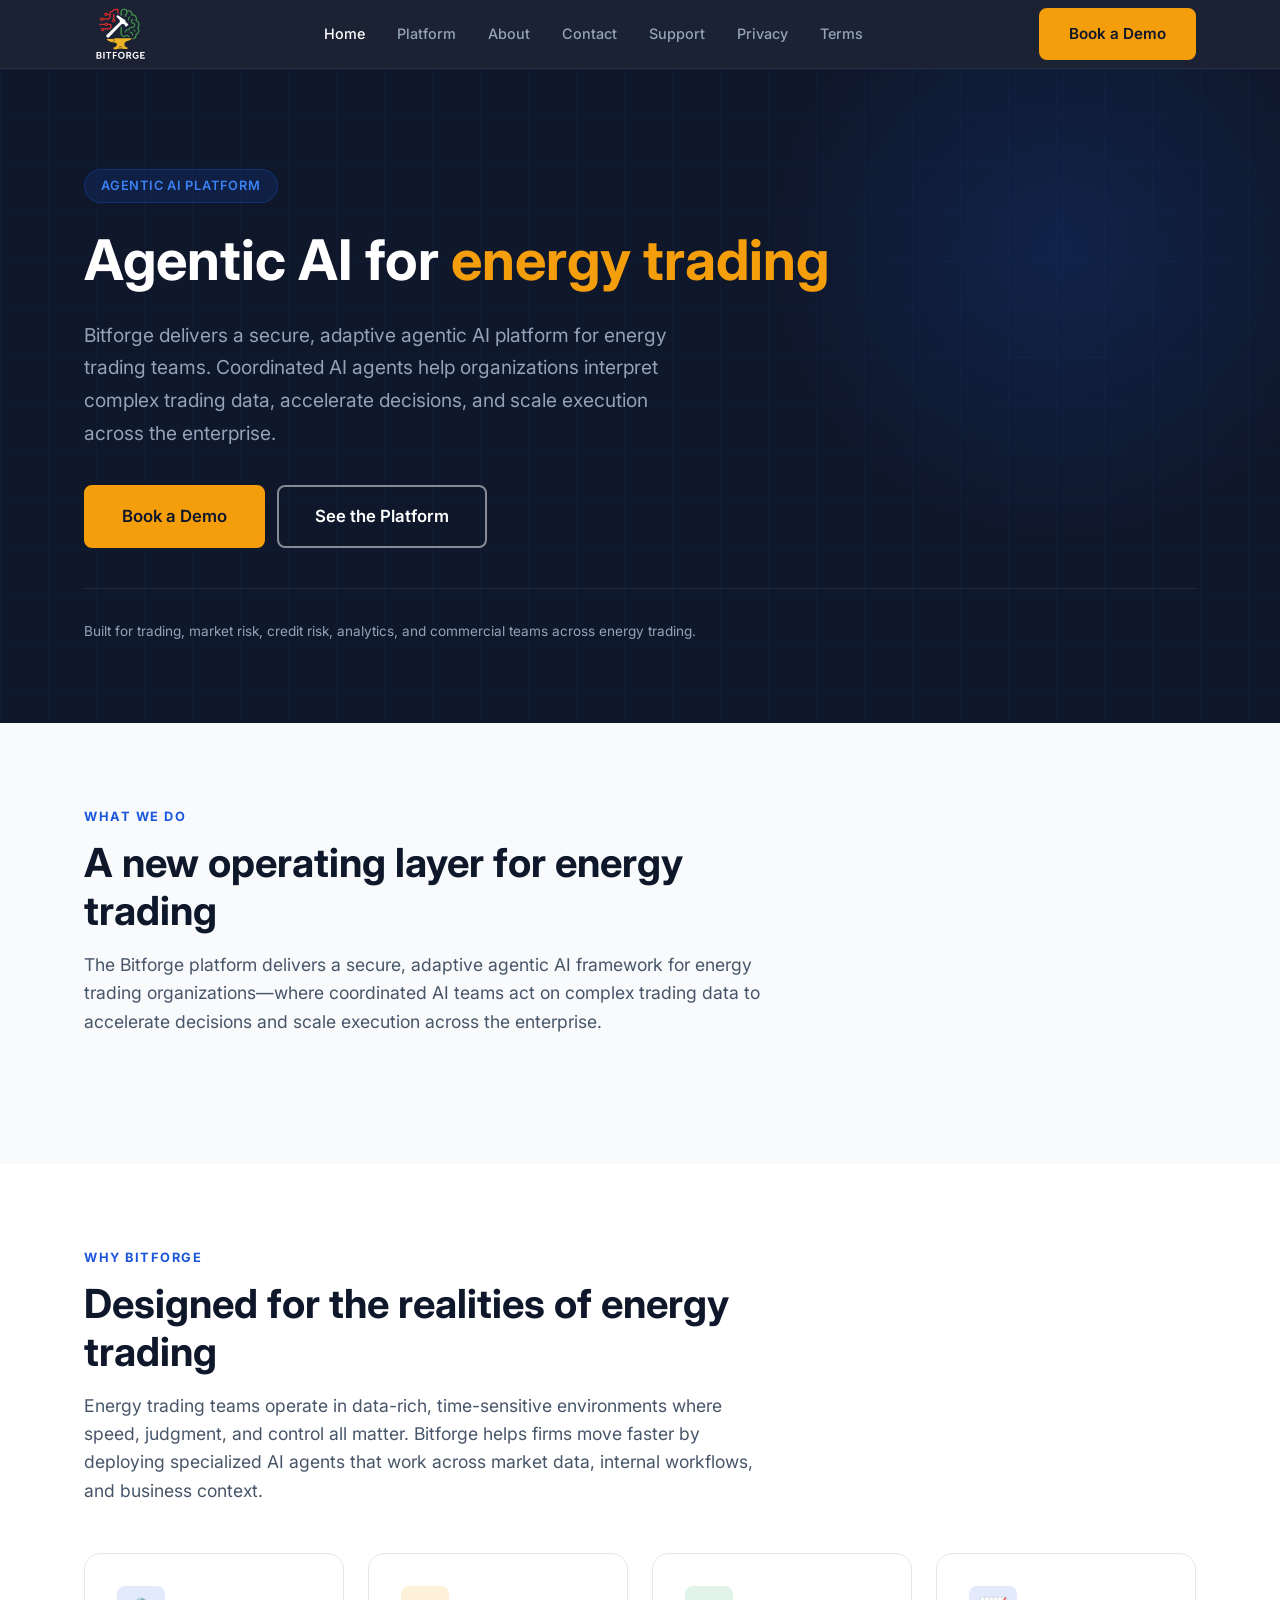
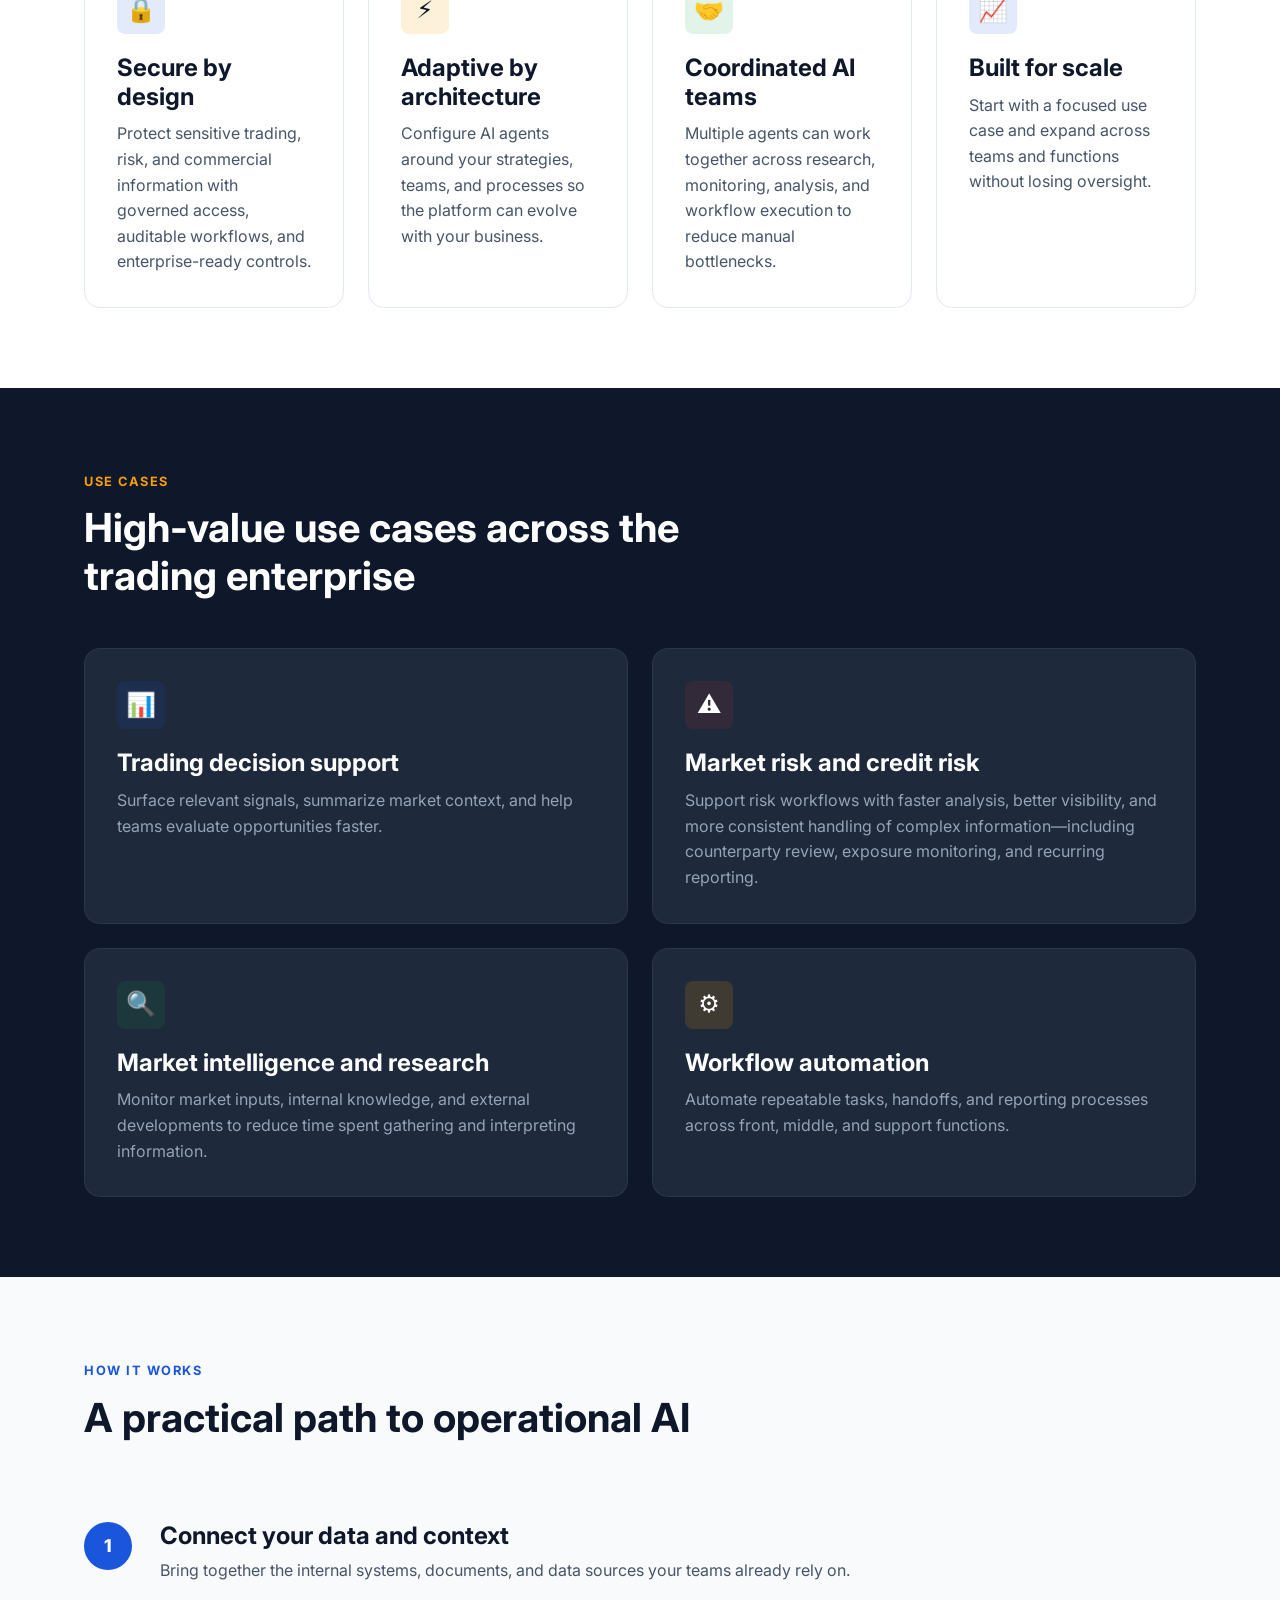
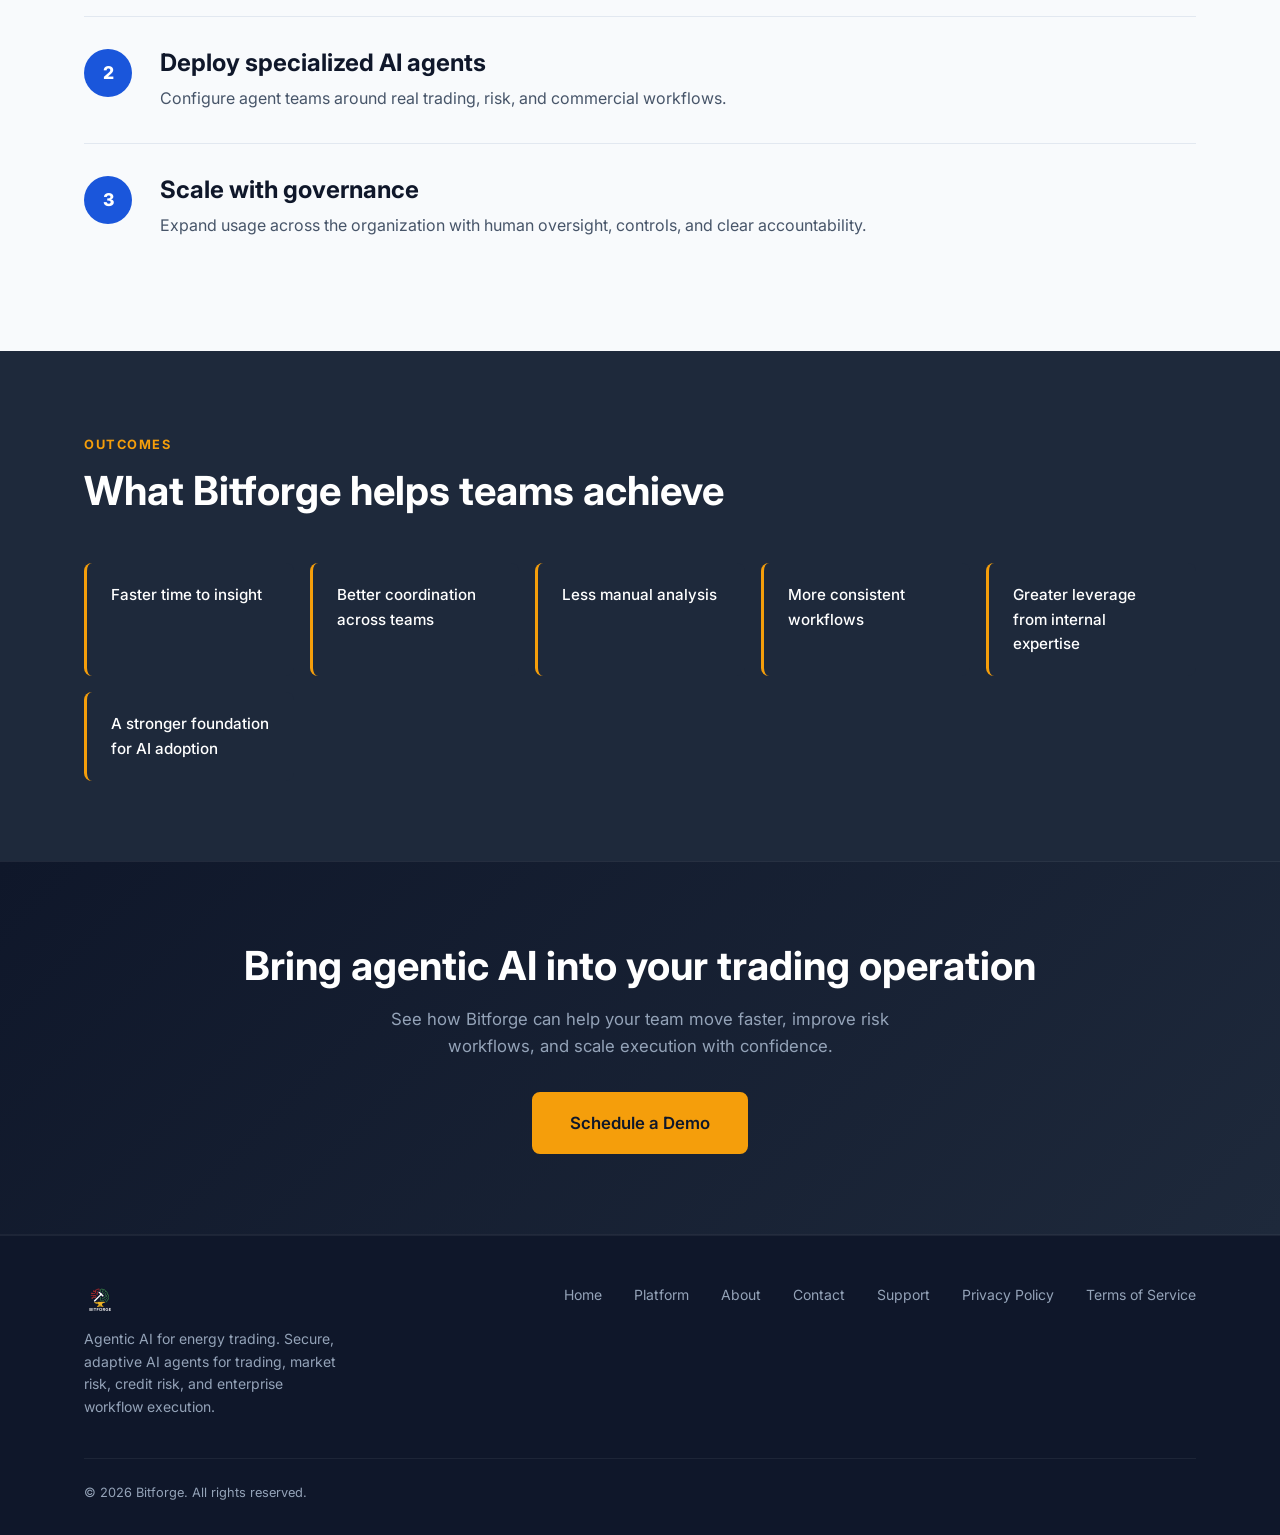
<file: index.html>
<!DOCTYPE html>
<html lang="en">
<head>
  <meta charset="UTF-8" />
  <meta name="viewport" content="width=device-width, initial-scale=1.0" />
  <title>Bitforge — Agentic AI for Energy Trading</title>
  <meta name="description" content="Bitforge delivers a secure, adaptive agentic AI platform for energy trading teams. Coordinated AI agents to accelerate decisions and scale execution." />
  <link rel="icon" type="image/png" href="assets/bitforgelogo.png" />
  <link rel="preconnect" href="https://fonts.googleapis.com" />
  <link rel="preconnect" href="https://fonts.gstatic.com" crossorigin />
  <link href="https://fonts.googleapis.com/css2?family=Inter:wght@400;500;600;700;800&display=swap" rel="stylesheet" />
  <link rel="stylesheet" href="css/styles.css" />
  <!-- Azure Application Insights -->
  <script type="text/javascript">
  !(function(cfg){function e(){cfg.onInit&&cfg.onInit(n)}var x,w,D,t,E,d,I=window,v=document,T="script",u="ingestionendpoint",c="disableExceptionTracking",f=cfg.src||"https://js.monitor.azure.com/scripts/b/ai.2.min.js";if(I.skipAIData=!0,!cfg.name){var a=I.appInsights||I.applicationInsights;if(a)return a}window[(cfg.name="appInsightsSDK")]="appInsights";var n=window[window.appInsightsSDK]||{};if(n&&!n.initialize){var p=n.config||{};p.connectionString=cfg.connectionString||p.connectionString}(!n||!n.initialize)&&(n={cfg:cfg,queue:[],sv:"6",version:2,config:cfg.cfg,initialize:!0,_onerror:[],fn:n.fn||{},onInit:null,onAfterInit:null},d=v.createElement(T),x=v.getElementsByTagName(T),d.async=1,d.src=f,x[0].parentNode.insertBefore(d,x[0]),n._track=function(e){n.queue.push(e)},window.appInsights=n,n.queue=[]),[" Event","Metric","DependencyData","PageView","Exception","Trace"].forEach(function(e){n["track"+e]=function(){n.queue.push([e,arguments])}}),["flush","addTelemetryInitializer","setAuthenticatedUserContext","clearAuthenticatedUserContext"].forEach(function(e){n[e]=function(){n.queue.push([e,arguments])}}),e()}({
    connectionString:"InstrumentationKey=758a205a-1f6e-4ffa-86d2-5860e098ecbf;IngestionEndpoint=https://eastus2-3.in.applicationinsights.azure.com/;LiveEndpoint=https://eastus2.livediagnostics.monitor.azure.com/;ApplicationId=5a18a78f-4966-4bd2-a1e3-d0a86cf0fdaa"
  }));
  </script>
</head>
<body>

  <!-- ===== NAV ===== -->
  <nav class="nav" role="navigation" aria-label="Main navigation">
    <div class="container nav-inner">
      <a href="index.html" class="nav-logo" aria-label="Bitforge home">
        <img src="assets/bitforgelogo.png" alt="Bitforge logo" />
      </a>
      <ul class="nav-links" role="list">
        <li><a href="index.html">Home</a></li>
        <li><a href="platform.html">Platform</a></li>
        <li><a href="about.html">About</a></li>
        <li><a href="contact.html">Contact</a></li>
        <li><a href="support.html">Support</a></li>
        <li><a href="privacy.html">Privacy</a></li>
        <li><a href="terms.html">Terms</a></li>
      </ul>
      <a href="contact.html" class="btn btn-gold nav-cta">Book a Demo</a>
      <button class="nav-toggle" id="navToggle" aria-label="Toggle menu" aria-expanded="false">
        <span></span><span></span><span></span>
      </button>
    </div>
    <div class="nav-mobile" id="navMobile" role="list">
      <a href="index.html">Home</a>
      <a href="platform.html">Platform</a>
      <a href="about.html">About</a>
      <a href="contact.html">Contact</a>
      <a href="support.html">Support</a>
      <a href="privacy.html">Privacy</a>
      <a href="terms.html">Terms</a>
      <a href="contact.html" class="btn btn-gold">Book a Demo</a>
    </div>
  </nav>

  <!-- ===== HERO ===== -->
  <section class="hero">
    <div class="container">
      <div class="hero-eyebrow">Agentic AI Platform</div>
      <h1>Agentic AI for <span class="accent">energy trading</span></h1>
      <p class="hero-sub">
        Bitforge delivers a secure, adaptive agentic AI platform for energy trading teams. Coordinated AI agents help organizations interpret complex trading data, accelerate decisions, and scale execution across the enterprise.
      </p>
      <div class="btn-group">
        <a href="contact.html" class="btn btn-gold btn-lg">Book a Demo</a>
        <a href="platform.html" class="btn btn-outline btn-lg">See the Platform</a>
      </div>
      <p class="hero-support">
        Built for trading, market risk, credit risk, analytics, and commercial teams across energy trading.
      </p>
    </div>
  </section>

  <!-- ===== POSITIONING ===== -->
  <section class="section-light">
    <div class="container">
      <div class="section-header">
        <span class="section-label">What we do</span>
        <h2>A new operating layer for energy trading</h2>
        <p>
          The Bitforge platform delivers a secure, adaptive agentic AI framework for energy trading organizations—where coordinated AI teams act on complex trading data to accelerate decisions and scale execution across the enterprise.
        </p>
      </div>
    </div>
  </section>

  <!-- ===== WHY BITFORGE ===== -->
  <section>
    <div class="container">
      <div class="section-header">
        <span class="section-label">Why Bitforge</span>
        <h2>Designed for the realities of energy trading</h2>
        <p>
          Energy trading teams operate in data-rich, time-sensitive environments where speed, judgment, and control all matter. Bitforge helps firms move faster by deploying specialized AI agents that work across market data, internal workflows, and business context.
        </p>
      </div>

      <div class="card-grid card-grid-4">
        <div class="card fade-in">
          <div class="card-icon icon-blue">🔒</div>
          <h3>Secure by design</h3>
          <p>Protect sensitive trading, risk, and commercial information with governed access, auditable workflows, and enterprise-ready controls.</p>
        </div>
        <div class="card fade-in">
          <div class="card-icon icon-gold">⚡</div>
          <h3>Adaptive by architecture</h3>
          <p>Configure AI agents around your strategies, teams, and processes so the platform can evolve with your business.</p>
        </div>
        <div class="card fade-in">
          <div class="card-icon icon-green">🤝</div>
          <h3>Coordinated AI teams</h3>
          <p>Multiple agents can work together across research, monitoring, analysis, and workflow execution to reduce manual bottlenecks.</p>
        </div>
        <div class="card fade-in">
          <div class="card-icon icon-blue">📈</div>
          <h3>Built for scale</h3>
          <p>Start with a focused use case and expand across teams and functions without losing oversight.</p>
        </div>
      </div>
    </div>
  </section>

  <!-- ===== USE CASES ===== -->
  <section class="section-dark">
    <div class="container">
      <div class="section-header">
        <span class="section-label">Use cases</span>
        <h2>High-value use cases across the trading enterprise</h2>
      </div>

      <div class="card-grid card-grid-2">
        <div class="card card-dark fade-in">
          <div class="card-icon icon-blue">📊</div>
          <h3>Trading decision support</h3>
          <p>Surface relevant signals, summarize market context, and help teams evaluate opportunities faster.</p>
        </div>
        <div class="card card-dark fade-in">
          <div class="card-icon icon-red">⚠️</div>
          <h3>Market risk and credit risk</h3>
          <p>Support risk workflows with faster analysis, better visibility, and more consistent handling of complex information—including counterparty review, exposure monitoring, and recurring reporting.</p>
        </div>
        <div class="card card-dark fade-in">
          <div class="card-icon icon-green">🔍</div>
          <h3>Market intelligence and research</h3>
          <p>Monitor market inputs, internal knowledge, and external developments to reduce time spent gathering and interpreting information.</p>
        </div>
        <div class="card card-dark fade-in">
          <div class="card-icon icon-gold">⚙️</div>
          <h3>Workflow automation</h3>
          <p>Automate repeatable tasks, handoffs, and reporting processes across front, middle, and support functions.</p>
        </div>
      </div>
    </div>
  </section>

  <!-- ===== HOW IT WORKS ===== -->
  <section class="section-light">
    <div class="container">
      <div class="section-header">
        <span class="section-label">How it works</span>
        <h2>A practical path to operational AI</h2>
      </div>

      <div class="steps">
        <div class="step fade-in">
          <div class="step-num">1</div>
          <div class="step-body">
            <h3>Connect your data and context</h3>
            <p>Bring together the internal systems, documents, and data sources your teams already rely on.</p>
          </div>
        </div>
        <div class="step fade-in">
          <div class="step-num">2</div>
          <div class="step-body">
            <h3>Deploy specialized AI agents</h3>
            <p>Configure agent teams around real trading, risk, and commercial workflows.</p>
          </div>
        </div>
        <div class="step fade-in">
          <div class="step-num">3</div>
          <div class="step-body">
            <h3>Scale with governance</h3>
            <p>Expand usage across the organization with human oversight, controls, and clear accountability.</p>
          </div>
        </div>
      </div>
    </div>
  </section>

  <!-- ===== OUTCOMES ===== -->
  <section class="section-mid">
    <div class="container">
      <div class="section-header">
        <span class="section-label">Outcomes</span>
        <h2>What Bitforge helps teams achieve</h2>
      </div>

      <div class="outcomes-list">
        <div class="outcome-item fade-in"><p>Faster time to insight</p></div>
        <div class="outcome-item fade-in"><p>Better coordination across teams</p></div>
        <div class="outcome-item fade-in"><p>Less manual analysis</p></div>
        <div class="outcome-item fade-in"><p>More consistent workflows</p></div>
        <div class="outcome-item fade-in"><p>Greater leverage from internal expertise</p></div>
        <div class="outcome-item fade-in"><p>A stronger foundation for AI adoption</p></div>
      </div>
    </div>
  </section>

  <!-- ===== CTA ===== -->
  <section class="cta-banner">
    <div class="container">
      <h2>Bring agentic AI into your trading operation</h2>
      <p>See how Bitforge can help your team move faster, improve risk workflows, and scale execution with confidence.</p>
      <a href="contact.html" class="btn btn-gold btn-lg">Schedule a Demo</a>
    </div>
  </section>

  <!-- ===== FOOTER ===== -->
  <footer class="footer">
    <div class="container">
      <div class="footer-inner">
        <div class="footer-brand">
          <img src="assets/bitforgelogo.png" alt="Bitforge" />
          <p>Agentic AI for energy trading. Secure, adaptive AI agents for trading, market risk, credit risk, and enterprise workflow execution.</p>
        </div>
        <nav class="footer-nav" aria-label="Footer navigation">
          <a href="index.html">Home</a>
          <a href="platform.html">Platform</a>
          <a href="about.html">About</a>
          <a href="contact.html">Contact</a>
          <a href="support.html">Support</a>
          <a href="privacy.html">Privacy Policy</a>
          <a href="terms.html">Terms of Service</a>
        </nav>
      </div>
      <div class="footer-bottom">
        <p>&copy; <span id="year"></span> Bitforge. All rights reserved.</p>
      </div>
    </div>
  </footer>

  <script src="js/main.js"></script>
  <script>document.getElementById('year').textContent = new Date().getFullYear();</script>
</body>
</html>
</file>
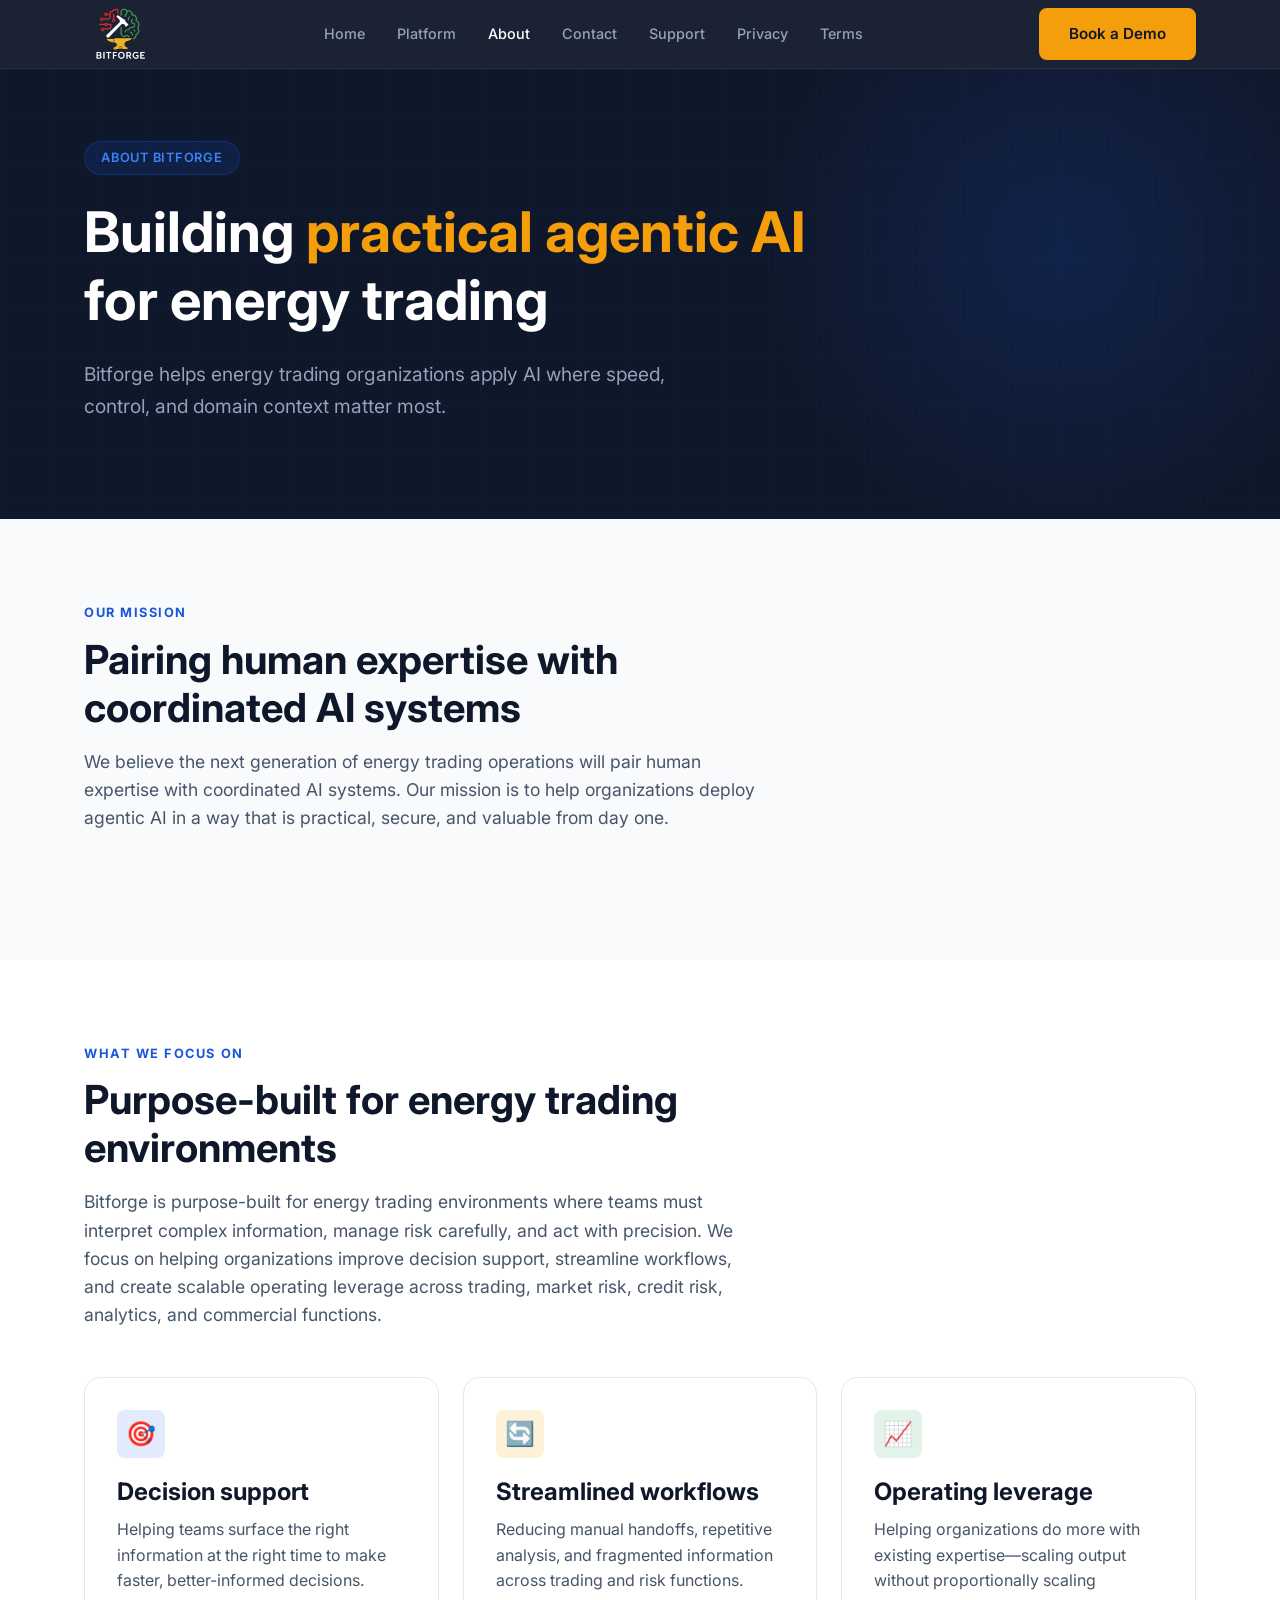
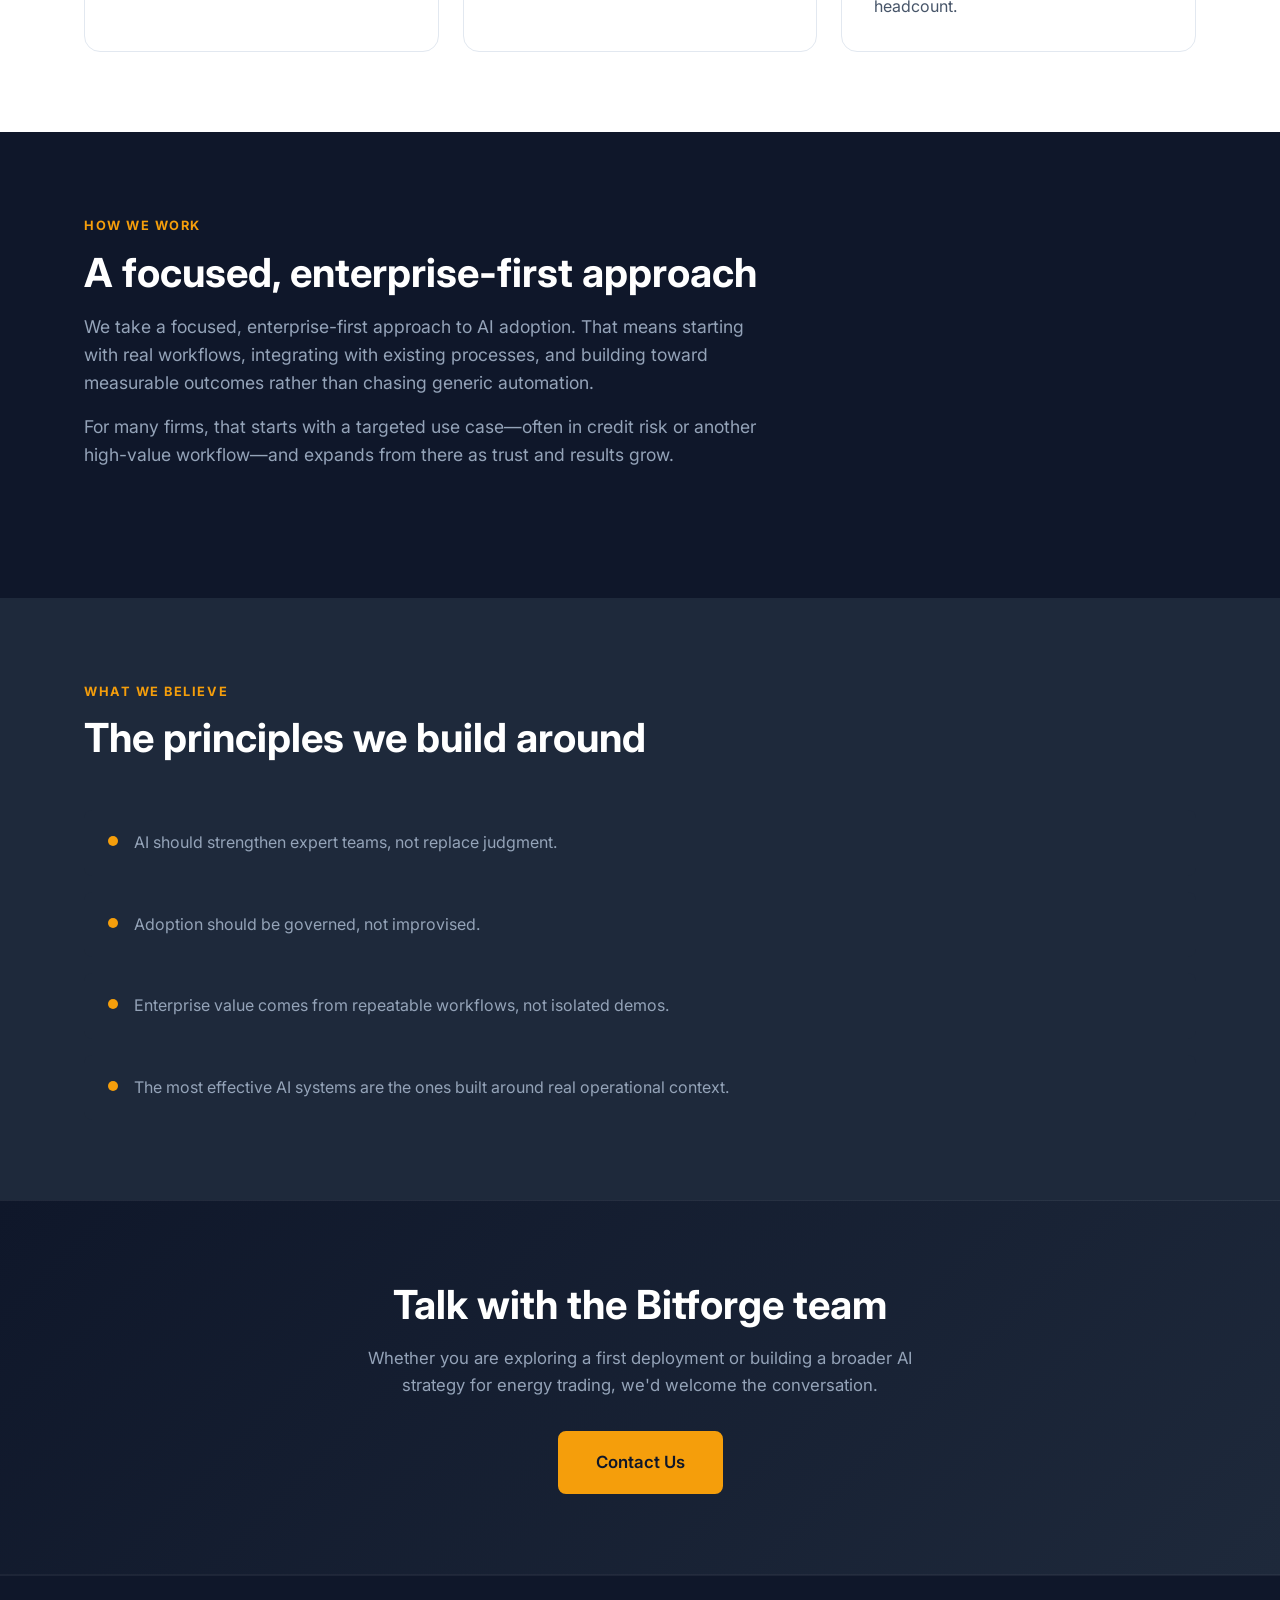
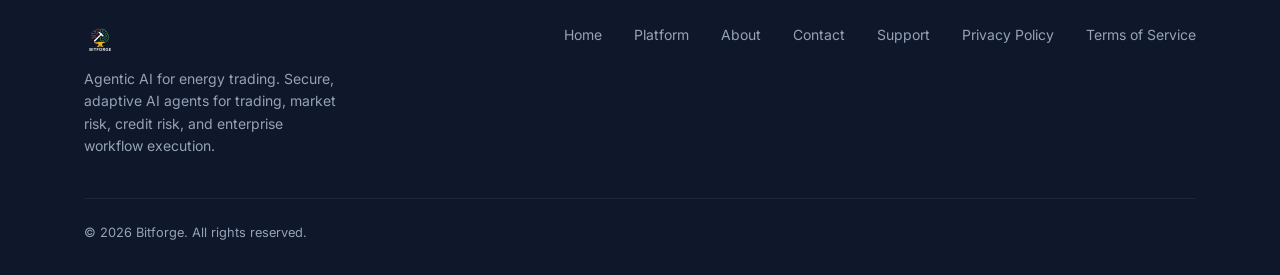
<file: about.html>
<!DOCTYPE html>
<html lang="en">
<head>
  <meta charset="UTF-8" />
  <meta name="viewport" content="width=device-width, initial-scale=1.0" />
  <title>About — Bitforge</title>
  <meta name="description" content="Building practical agentic AI for energy trading. Bitforge helps energy trading organizations apply AI where speed, control, and domain context matter most." />
  <link rel="icon" type="image/png" href="assets/bitforgelogo.png" />
  <link rel="preconnect" href="https://fonts.googleapis.com" />
  <link rel="preconnect" href="https://fonts.gstatic.com" crossorigin />
  <link href="https://fonts.googleapis.com/css2?family=Inter:wght@400;500;600;700;800&display=swap" rel="stylesheet" />
  <link rel="stylesheet" href="css/styles.css" />
  <!-- Azure Application Insights -->
  <script type="text/javascript">
  !(function(cfg){function e(){cfg.onInit&&cfg.onInit(n)}var x,w,D,t,E,d,I=window,v=document,T="script",u="ingestionendpoint",c="disableExceptionTracking",f=cfg.src||"https://js.monitor.azure.com/scripts/b/ai.2.min.js";if(I.skipAIData=!0,!cfg.name){var a=I.appInsights||I.applicationInsights;if(a)return a}window[(cfg.name="appInsightsSDK")]="appInsights";var n=window[window.appInsightsSDK]||{};if(n&&!n.initialize){var p=n.config||{};p.connectionString=cfg.connectionString||p.connectionString}(!n||!n.initialize)&&(n={cfg:cfg,queue:[],sv:"6",version:2,config:cfg.cfg,initialize:!0,_onerror:[],fn:n.fn||{},onInit:null,onAfterInit:null},d=v.createElement(T),x=v.getElementsByTagName(T),d.async=1,d.src=f,x[0].parentNode.insertBefore(d,x[0]),n._track=function(e){n.queue.push(e)},window.appInsights=n,n.queue=[]),[" Event","Metric","DependencyData","PageView","Exception","Trace"].forEach(function(e){n["track"+e]=function(){n.queue.push([e,arguments])}}),["flush","addTelemetryInitializer","setAuthenticatedUserContext","clearAuthenticatedUserContext"].forEach(function(e){n[e]=function(){n.queue.push([e,arguments])}}),e()}({
    connectionString:"InstrumentationKey=758a205a-1f6e-4ffa-86d2-5860e098ecbf;IngestionEndpoint=https://eastus2-3.in.applicationinsights.azure.com/;LiveEndpoint=https://eastus2.livediagnostics.monitor.azure.com/;ApplicationId=5a18a78f-4966-4bd2-a1e3-d0a86cf0fdaa"
  }));
  </script>
</head>
<body>

  <!-- ===== NAV ===== -->
  <nav class="nav" role="navigation" aria-label="Main navigation">
    <div class="container nav-inner">
      <a href="index.html" class="nav-logo" aria-label="Bitforge home">
        <img src="assets/bitforgelogo.png" alt="Bitforge logo" />
      </a>
      <ul class="nav-links" role="list">
        <li><a href="index.html">Home</a></li>
        <li><a href="platform.html">Platform</a></li>
        <li><a href="about.html">About</a></li>
        <li><a href="contact.html">Contact</a></li>
        <li><a href="support.html">Support</a></li>
        <li><a href="privacy.html">Privacy</a></li>
        <li><a href="terms.html">Terms</a></li>
      </ul>
      <a href="contact.html" class="btn btn-gold nav-cta">Book a Demo</a>
      <button class="nav-toggle" id="navToggle" aria-label="Toggle menu" aria-expanded="false">
        <span></span><span></span><span></span>
      </button>
    </div>
    <div class="nav-mobile" id="navMobile">
      <a href="index.html">Home</a>
      <a href="platform.html">Platform</a>
      <a href="about.html">About</a>
      <a href="contact.html">Contact</a>
      <a href="support.html">Support</a>
      <a href="privacy.html">Privacy</a>
      <a href="terms.html">Terms</a>
      <a href="contact.html" class="btn btn-gold">Book a Demo</a>
    </div>
  </nav>

  <!-- ===== HERO ===== -->
  <section class="hero hero-sm">
    <div class="container">
      <div class="hero-eyebrow">About Bitforge</div>
      <h1>Building <span class="accent">practical agentic AI</span> for energy trading</h1>
      <p class="hero-sub">
        Bitforge helps energy trading organizations apply AI where speed, control, and domain context matter most.
      </p>
    </div>
  </section>

  <!-- ===== MISSION ===== -->
  <section class="section-light">
    <div class="container">
      <div class="section-header">
        <span class="section-label">Our mission</span>
        <h2>Pairing human expertise with coordinated AI systems</h2>
        <p>
          We believe the next generation of energy trading operations will pair human expertise with coordinated AI systems. Our mission is to help organizations deploy agentic AI in a way that is practical, secure, and valuable from day one.
        </p>
      </div>
    </div>
  </section>

  <!-- ===== WHAT WE FOCUS ON ===== -->
  <section>
    <div class="container">
      <div class="section-header">
        <span class="section-label">What we focus on</span>
        <h2>Purpose-built for energy trading environments</h2>
        <p>
          Bitforge is purpose-built for energy trading environments where teams must interpret complex information, manage risk carefully, and act with precision. We focus on helping organizations improve decision support, streamline workflows, and create scalable operating leverage across trading, market risk, credit risk, analytics, and commercial functions.
        </p>
      </div>

      <div class="card-grid card-grid-3">
        <div class="card fade-in">
          <div class="card-icon icon-blue">🎯</div>
          <h3>Decision support</h3>
          <p>Helping teams surface the right information at the right time to make faster, better-informed decisions.</p>
        </div>
        <div class="card fade-in">
          <div class="card-icon icon-gold">🔄</div>
          <h3>Streamlined workflows</h3>
          <p>Reducing manual handoffs, repetitive analysis, and fragmented information across trading and risk functions.</p>
        </div>
        <div class="card fade-in">
          <div class="card-icon icon-green">📈</div>
          <h3>Operating leverage</h3>
          <p>Helping organizations do more with existing expertise—scaling output without proportionally scaling headcount.</p>
        </div>
      </div>
    </div>
  </section>

  <!-- ===== HOW WE WORK ===== -->
  <section class="section-dark">
    <div class="container">
      <div class="section-header">
        <span class="section-label">How we work</span>
        <h2>A focused, enterprise-first approach</h2>
        <p>
          We take a focused, enterprise-first approach to AI adoption. That means starting with real workflows, integrating with existing processes, and building toward measurable outcomes rather than chasing generic automation.
        </p>
        <p style="margin-top: 16px;">
          For many firms, that starts with a targeted use case—often in credit risk or another high-value workflow—and expands from there as trust and results grow.
        </p>
      </div>
    </div>
  </section>

  <!-- ===== WHAT WE BELIEVE ===== -->
  <section class="section-mid">
    <div class="container">
      <div class="section-header">
        <span class="section-label">What we believe</span>
        <h2>The principles we build around</h2>
      </div>

      <div class="beliefs">
        <div class="belief-item fade-in">
          <div class="belief-dot"></div>
          <p>AI should strengthen expert teams, not replace judgment.</p>
        </div>
        <div class="belief-item fade-in">
          <div class="belief-dot"></div>
          <p>Adoption should be governed, not improvised.</p>
        </div>
        <div class="belief-item fade-in">
          <div class="belief-dot"></div>
          <p>Enterprise value comes from repeatable workflows, not isolated demos.</p>
        </div>
        <div class="belief-item fade-in">
          <div class="belief-dot"></div>
          <p>The most effective AI systems are the ones built around real operational context.</p>
        </div>
      </div>
    </div>
  </section>

  <!-- ===== CTA ===== -->
  <section class="cta-banner">
    <div class="container">
      <h2>Talk with the Bitforge team</h2>
      <p>Whether you are exploring a first deployment or building a broader AI strategy for energy trading, we'd welcome the conversation.</p>
      <a href="contact.html" class="btn btn-gold btn-lg">Contact Us</a>
    </div>
  </section>

  <!-- ===== FOOTER ===== -->
  <footer class="footer">
    <div class="container">
      <div class="footer-inner">
        <div class="footer-brand">
          <img src="assets/bitforgelogo.png" alt="Bitforge" />
          <p>Agentic AI for energy trading. Secure, adaptive AI agents for trading, market risk, credit risk, and enterprise workflow execution.</p>
        </div>
        <nav class="footer-nav" aria-label="Footer navigation">
          <a href="index.html">Home</a>
          <a href="platform.html">Platform</a>
          <a href="about.html">About</a>
          <a href="contact.html">Contact</a>
          <a href="support.html">Support</a>
          <a href="privacy.html">Privacy Policy</a>
          <a href="terms.html">Terms of Service</a>
        </nav>
      </div>
      <div class="footer-bottom">
        <p>&copy; <span id="year"></span> Bitforge. All rights reserved.</p>
      </div>
    </div>
  </footer>

  <script src="js/main.js"></script>
  <script>document.getElementById('year').textContent = new Date().getFullYear();</script>
</body>
</html>
</file>
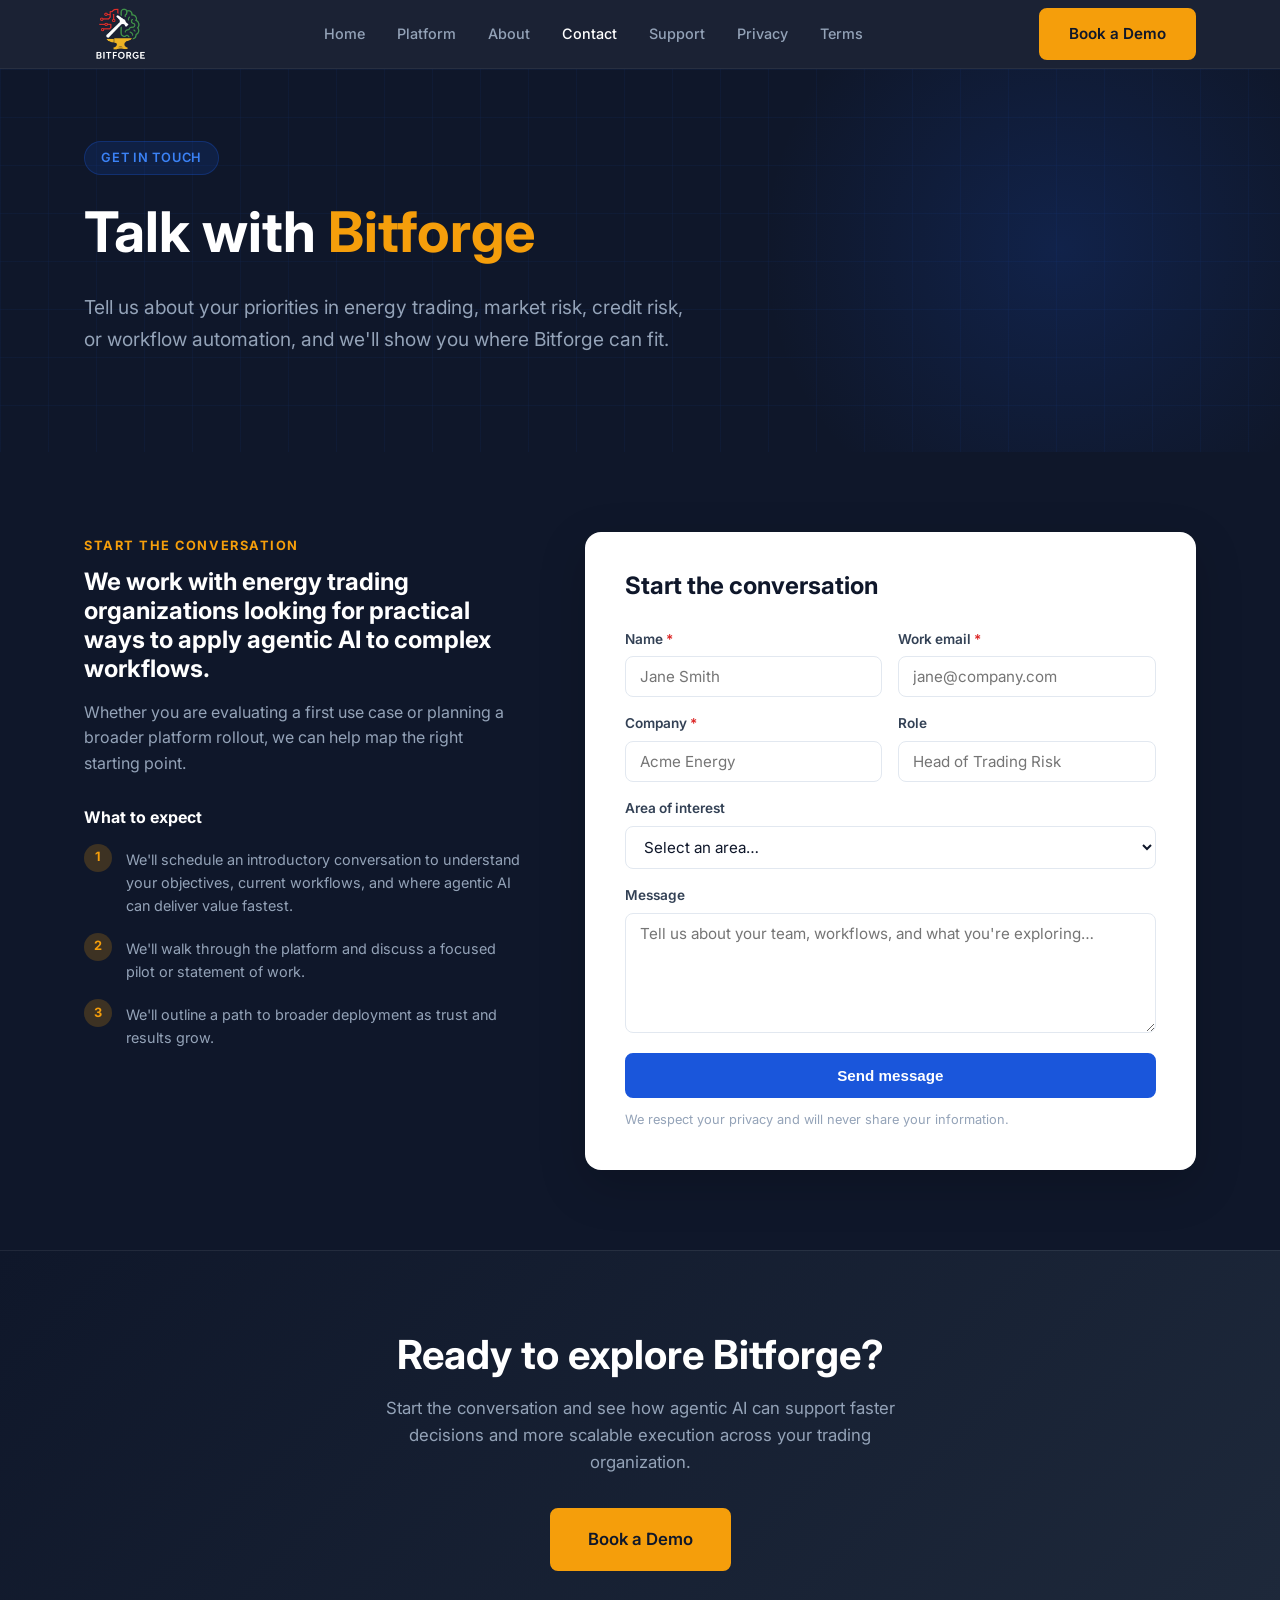
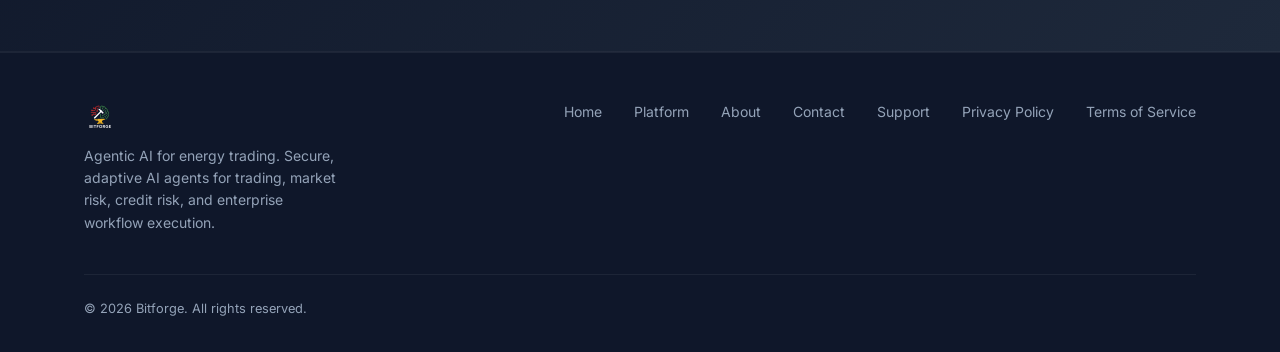
<file: contact.html>
<!DOCTYPE html>
<html lang="en">
<head>
  <meta charset="UTF-8" />
  <meta name="viewport" content="width=device-width, initial-scale=1.0" />
  <title>Contact — Bitforge</title>
  <meta name="description" content="Talk with Bitforge about agentic AI for energy trading, market risk, credit risk, and workflow automation." />
  <link rel="icon" type="image/png" href="assets/bitforgelogo.png" />
  <link rel="preconnect" href="https://fonts.googleapis.com" />
  <link rel="preconnect" href="https://fonts.gstatic.com" crossorigin />
  <link href="https://fonts.googleapis.com/css2?family=Inter:wght@400;500;600;700;800&display=swap" rel="stylesheet" />
  <link rel="stylesheet" href="css/styles.css" />
  <!-- Azure Application Insights -->
  <script type="text/javascript">
  !(function(cfg){function e(){cfg.onInit&&cfg.onInit(n)}var x,w,D,t,E,d,I=window,v=document,T="script",u="ingestionendpoint",c="disableExceptionTracking",f=cfg.src||"https://js.monitor.azure.com/scripts/b/ai.2.min.js";if(I.skipAIData=!0,!cfg.name){var a=I.appInsights||I.applicationInsights;if(a)return a}window[(cfg.name="appInsightsSDK")]="appInsights";var n=window[window.appInsightsSDK]||{};if(n&&!n.initialize){var p=n.config||{};p.connectionString=cfg.connectionString||p.connectionString}(!n||!n.initialize)&&(n={cfg:cfg,queue:[],sv:"6",version:2,config:cfg.cfg,initialize:!0,_onerror:[],fn:n.fn||{},onInit:null,onAfterInit:null},d=v.createElement(T),x=v.getElementsByTagName(T),d.async=1,d.src=f,x[0].parentNode.insertBefore(d,x[0]),n._track=function(e){n.queue.push(e)},window.appInsights=n,n.queue=[]),[" Event","Metric","DependencyData","PageView","Exception","Trace"].forEach(function(e){n["track"+e]=function(){n.queue.push([e,arguments])}}),["flush","addTelemetryInitializer","setAuthenticatedUserContext","clearAuthenticatedUserContext"].forEach(function(e){n[e]=function(){n.queue.push([e,arguments])}}),e()}({
    connectionString:"InstrumentationKey=758a205a-1f6e-4ffa-86d2-5860e098ecbf;IngestionEndpoint=https://eastus2-3.in.applicationinsights.azure.com/;LiveEndpoint=https://eastus2.livediagnostics.monitor.azure.com/;ApplicationId=5a18a78f-4966-4bd2-a1e3-d0a86cf0fdaa"
  }));
  </script>
</head>
<body>

  <!-- ===== NAV ===== -->
  <nav class="nav" role="navigation" aria-label="Main navigation">
    <div class="container nav-inner">
      <a href="index.html" class="nav-logo" aria-label="Bitforge home">
        <img src="assets/bitforgelogo.png" alt="Bitforge logo" />
      </a>
      <ul class="nav-links" role="list">
        <li><a href="index.html">Home</a></li>
        <li><a href="platform.html">Platform</a></li>
        <li><a href="about.html">About</a></li>
        <li><a href="contact.html">Contact</a></li>
        <li><a href="support.html">Support</a></li>
        <li><a href="privacy.html">Privacy</a></li>
        <li><a href="terms.html">Terms</a></li>
      </ul>
      <a href="contact.html" class="btn btn-gold nav-cta">Book a Demo</a>
      <button class="nav-toggle" id="navToggle" aria-label="Toggle menu" aria-expanded="false">
        <span></span><span></span><span></span>
      </button>
    </div>
    <div class="nav-mobile" id="navMobile">
      <a href="index.html">Home</a>
      <a href="platform.html">Platform</a>
      <a href="about.html">About</a>
      <a href="contact.html">Contact</a>
      <a href="support.html">Support</a>
      <a href="privacy.html">Privacy</a>
      <a href="terms.html">Terms</a>
      <a href="contact.html" class="btn btn-gold">Book a Demo</a>
    </div>
  </nav>

  <!-- ===== HERO ===== -->
  <section class="hero hero-sm">
    <div class="container">
      <div class="hero-eyebrow">Get in touch</div>
      <h1>Talk with <span class="accent">Bitforge</span></h1>
      <p class="hero-sub">
        Tell us about your priorities in energy trading, market risk, credit risk, or workflow automation, and we'll show you where Bitforge can fit.
      </p>
    </div>
  </section>

  <!-- ===== CONTACT SECTION ===== -->
  <section class="section-dark">
    <div class="container">
      <div class="contact-layout">

        <!-- Left: Info -->
        <div class="contact-info">
          <span class="section-label" style="color: var(--gold);">Start the conversation</span>
          <h3>We work with energy trading organizations looking for practical ways to apply agentic AI to complex workflows.</h3>
          <p>Whether you are evaluating a first use case or planning a broader platform rollout, we can help map the right starting point.</p>

          <h4 style="color: var(--white); margin: 32px 0 16px; font-size: 1rem; font-weight: 700;">What to expect</h4>
          <div class="expect-list">
            <div class="expect-item">
              <div class="expect-num">1</div>
              <p>We'll schedule an introductory conversation to understand your objectives, current workflows, and where agentic AI can deliver value fastest.</p>
            </div>
            <div class="expect-item">
              <div class="expect-num">2</div>
              <p>We'll walk through the platform and discuss a focused pilot or statement of work.</p>
            </div>
            <div class="expect-item">
              <div class="expect-num">3</div>
              <p>We'll outline a path to broader deployment as trust and results grow.</p>
            </div>
          </div>
        </div>

        <!-- Right: Form -->
        <div class="form-card">
          <h3>Start the conversation</h3>

          <!--
            FORMSPREE SETUP:
            1. Go to https://formspree.io and create a free account
            2. Create a new form and copy your form endpoint (looks like https://formspree.io/f/XXXXXXXX)
            3. Replace "YOUR_FORMSPREE_ENDPOINT" below with your actual endpoint
          -->
          <form
            id="contactForm"
            action="https://formspree.io/f/mzdjwprq"
            method="POST"
          >
            <div class="form-row">
              <div class="form-group">
                <label for="name">Name <span style="color:var(--red)">*</span></label>
                <input
                  type="text"
                  id="name"
                  name="name"
                  placeholder="Jane Smith"
                  required
                  autocomplete="name"
                />
              </div>
              <div class="form-group">
                <label for="email">Work email <span style="color:var(--red)">*</span></label>
                <input
                  type="email"
                  id="email"
                  name="email"
                  placeholder="jane@company.com"
                  required
                  autocomplete="email"
                />
              </div>
            </div>

            <div class="form-row">
              <div class="form-group">
                <label for="company">Company <span style="color:var(--red)">*</span></label>
                <input
                  type="text"
                  id="company"
                  name="company"
                  placeholder="Acme Energy"
                  required
                  autocomplete="organization"
                />
              </div>
              <div class="form-group">
                <label for="role">Role</label>
                <input
                  type="text"
                  id="role"
                  name="role"
                  placeholder="Head of Trading Risk"
                  autocomplete="organization-title"
                />
              </div>
            </div>

            <div class="form-group">
              <label for="interest">Area of interest</label>
              <select id="interest" name="interest">
                <option value="" disabled selected>Select an area…</option>
                <option value="Trading decision support">Trading decision support</option>
                <option value="Market risk">Market risk</option>
                <option value="Credit risk">Credit risk</option>
                <option value="Research and analytics">Research and analytics</option>
                <option value="Workflow automation">Workflow automation</option>
                <option value="Platform overview">Platform overview</option>
              </select>
            </div>

            <div class="form-group">
              <label for="message">Message</label>
              <textarea
                id="message"
                name="message"
                placeholder="Tell us about your team, workflows, and what you're exploring…"
              ></textarea>
            </div>

            <!-- Honeypot spam field — hidden from humans -->
            <input type="text" name="_gotcha" style="display:none" tabindex="-1" autocomplete="off" />

            <button type="submit" class="btn btn-primary" style="width:100%; justify-content:center; margin-top:4px;">
              Send message
            </button>

            <p class="form-note">We respect your privacy and will never share your information.</p>
          </form>

          <!-- Success state -->
          <div id="formSuccess" class="form-success">
            <div style="font-size: 3rem; margin-bottom: 16px;">✅</div>
            <h3 style="color: var(--green); margin-bottom: 8px;">Message sent!</h3>
            <p style="color: var(--slate);">Thanks for reaching out. We'll be in touch shortly.</p>
          </div>
        </div>

      </div>
    </div>
  </section>

  <!-- ===== CTA ===== -->
  <section class="cta-banner">
    <div class="container">
      <h2>Ready to explore Bitforge?</h2>
      <p>Start the conversation and see how agentic AI can support faster decisions and more scalable execution across your trading organization.</p>
      <a href="#contactForm" class="btn btn-gold btn-lg" onclick="document.getElementById('name').focus(); return false;">Book a Demo</a>
    </div>
  </section>

  <!-- ===== FOOTER ===== -->
  <footer class="footer">
    <div class="container">
      <div class="footer-inner">
        <div class="footer-brand">
          <img src="assets/bitforgelogo.png" alt="Bitforge" />
          <p>Agentic AI for energy trading. Secure, adaptive AI agents for trading, market risk, credit risk, and enterprise workflow execution.</p>
        </div>
        <nav class="footer-nav" aria-label="Footer navigation">
          <a href="index.html">Home</a>
          <a href="platform.html">Platform</a>
          <a href="about.html">About</a>
          <a href="contact.html">Contact</a>
          <a href="support.html">Support</a>
          <a href="privacy.html">Privacy Policy</a>
          <a href="terms.html">Terms of Service</a>
        </nav>
      </div>
      <div class="footer-bottom">
        <p>&copy; <span id="year"></span> Bitforge. All rights reserved.</p>
      </div>
    </div>
  </footer>

  <script src="js/main.js"></script>
  <script>document.getElementById('year').textContent = new Date().getFullYear();</script>
</body>
</html>
</file>
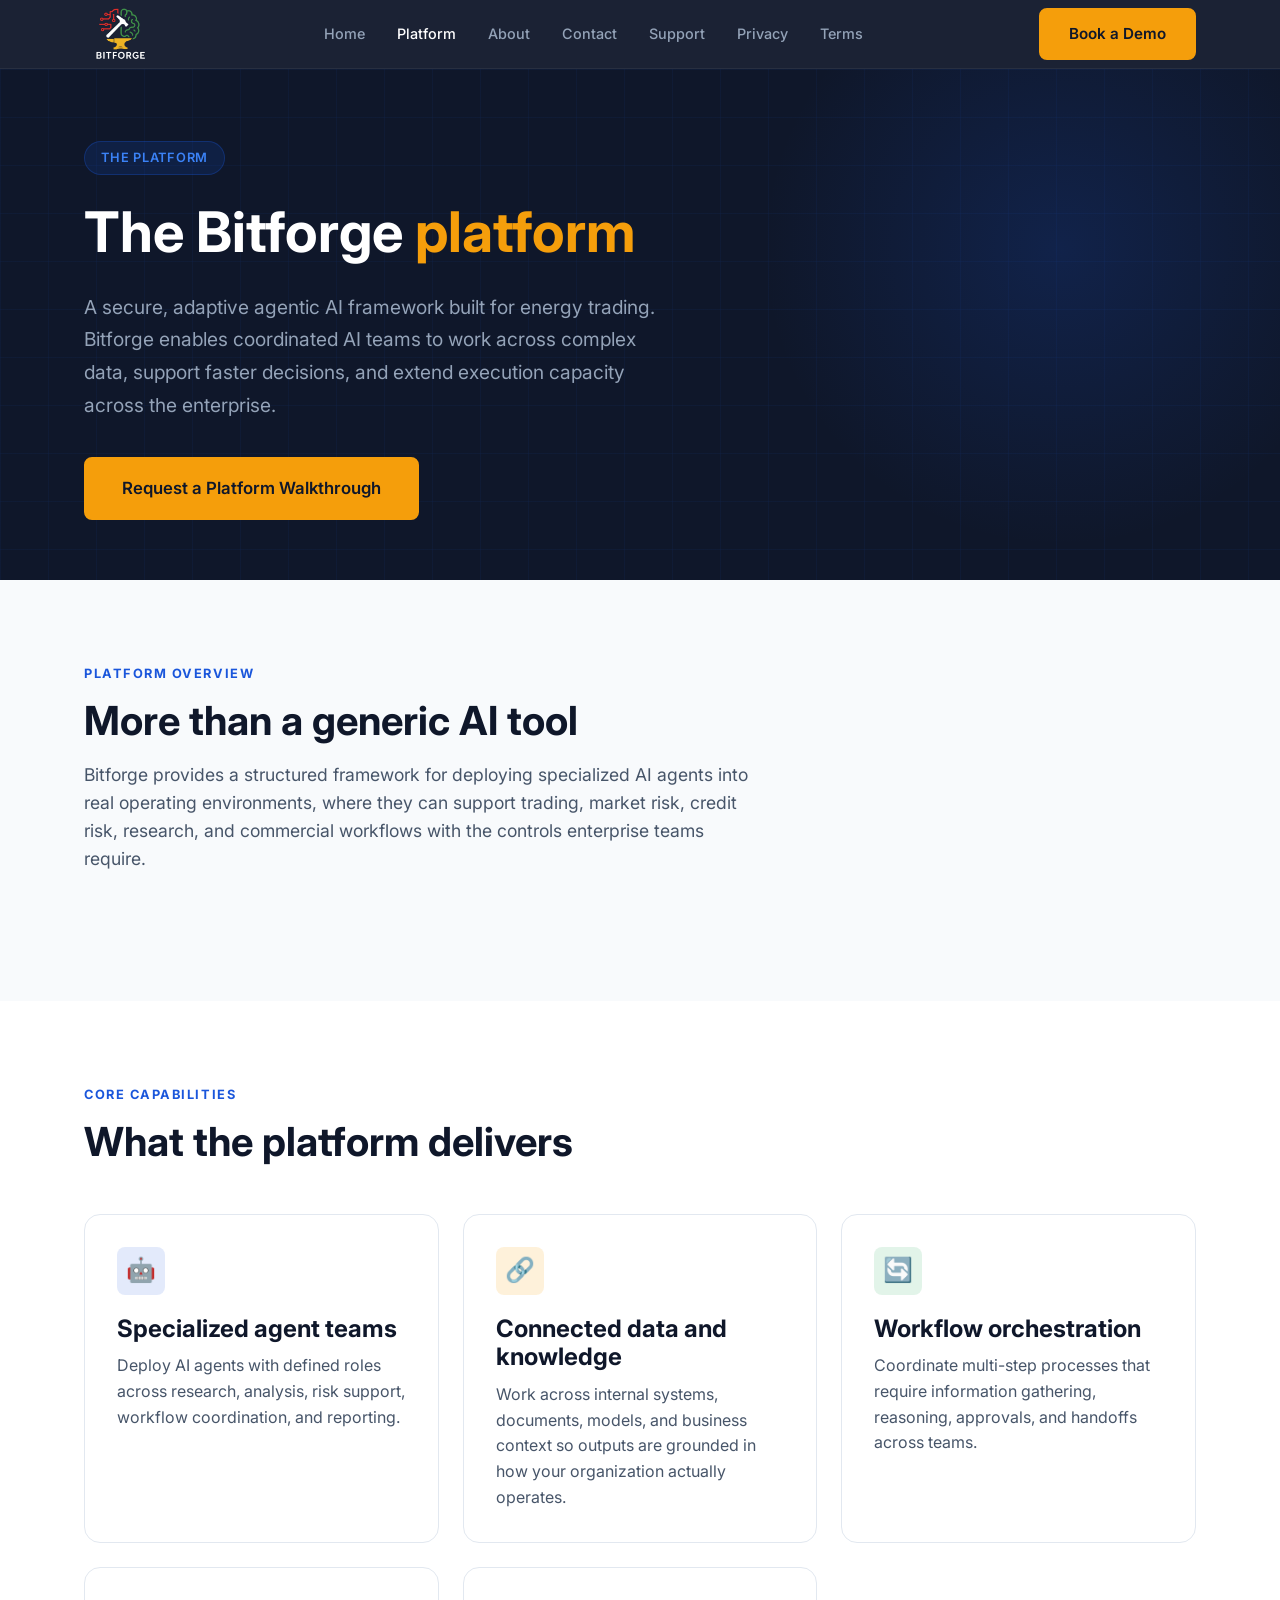
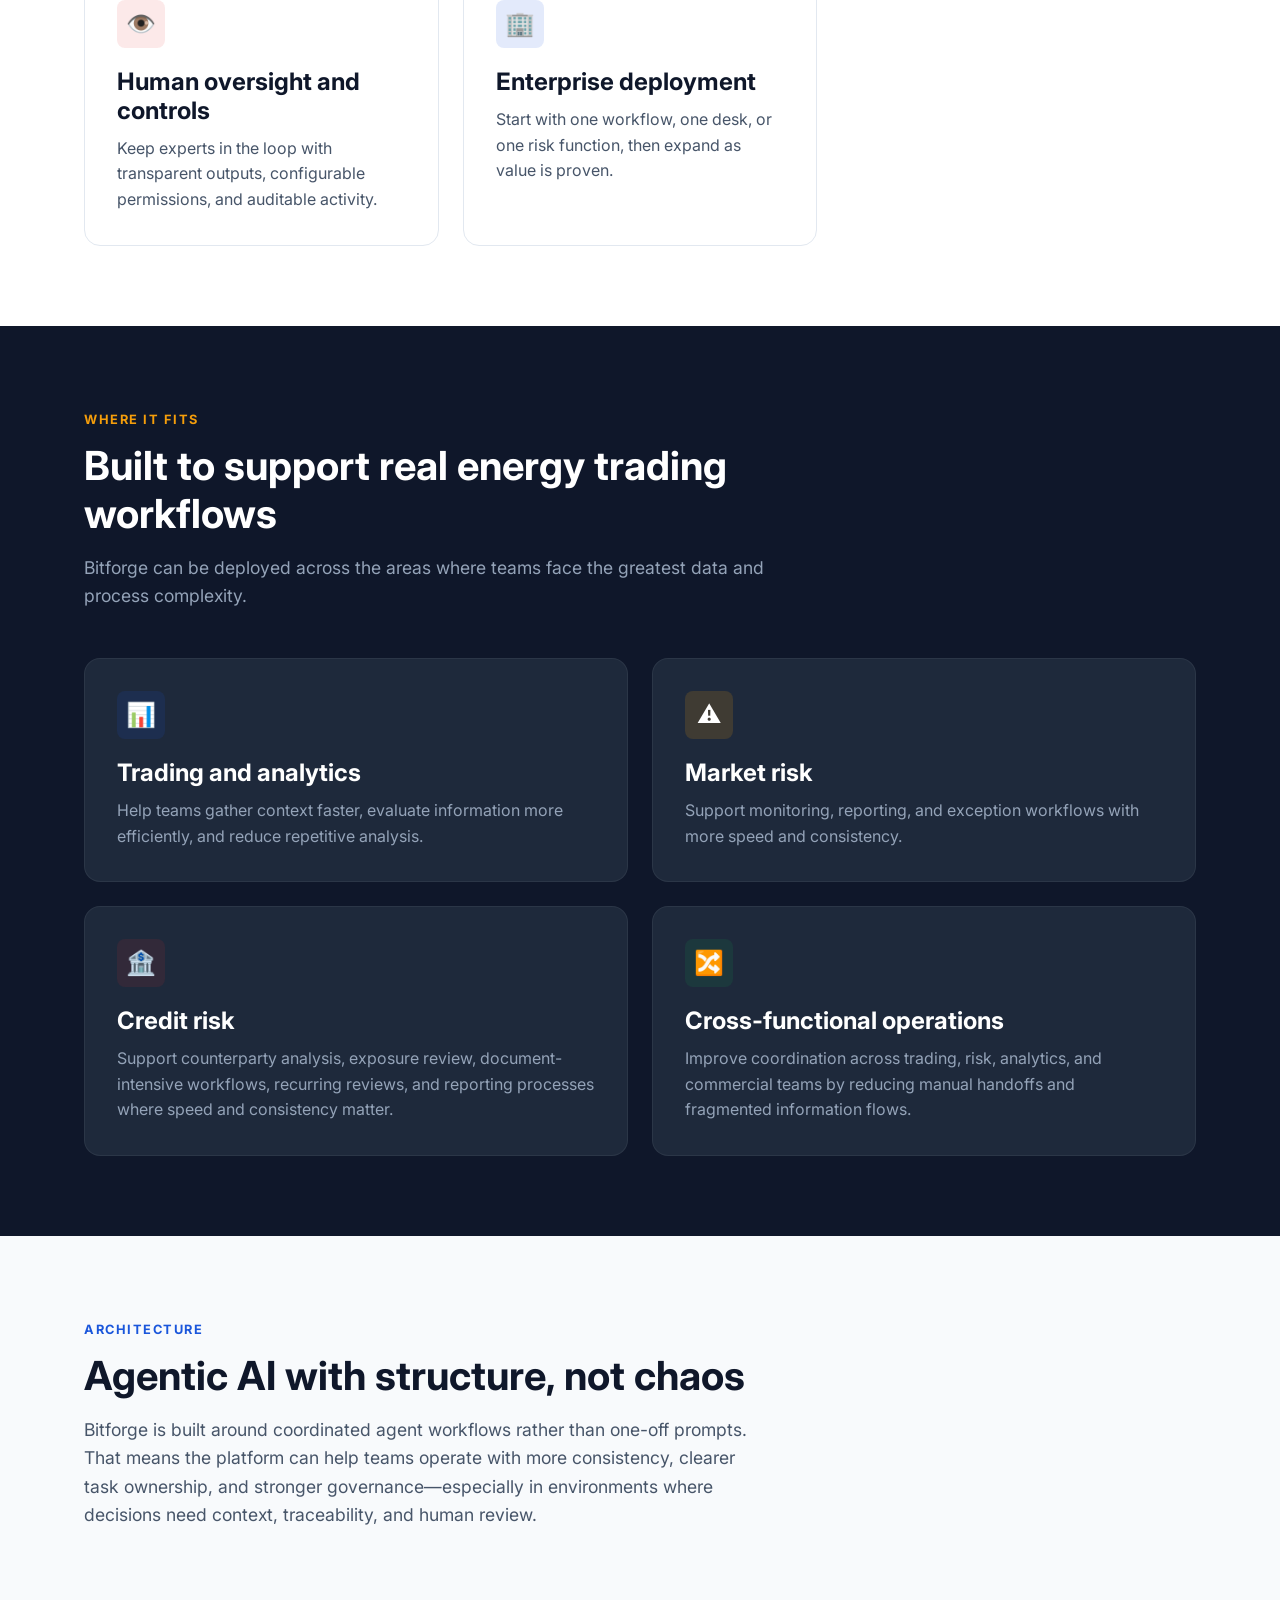
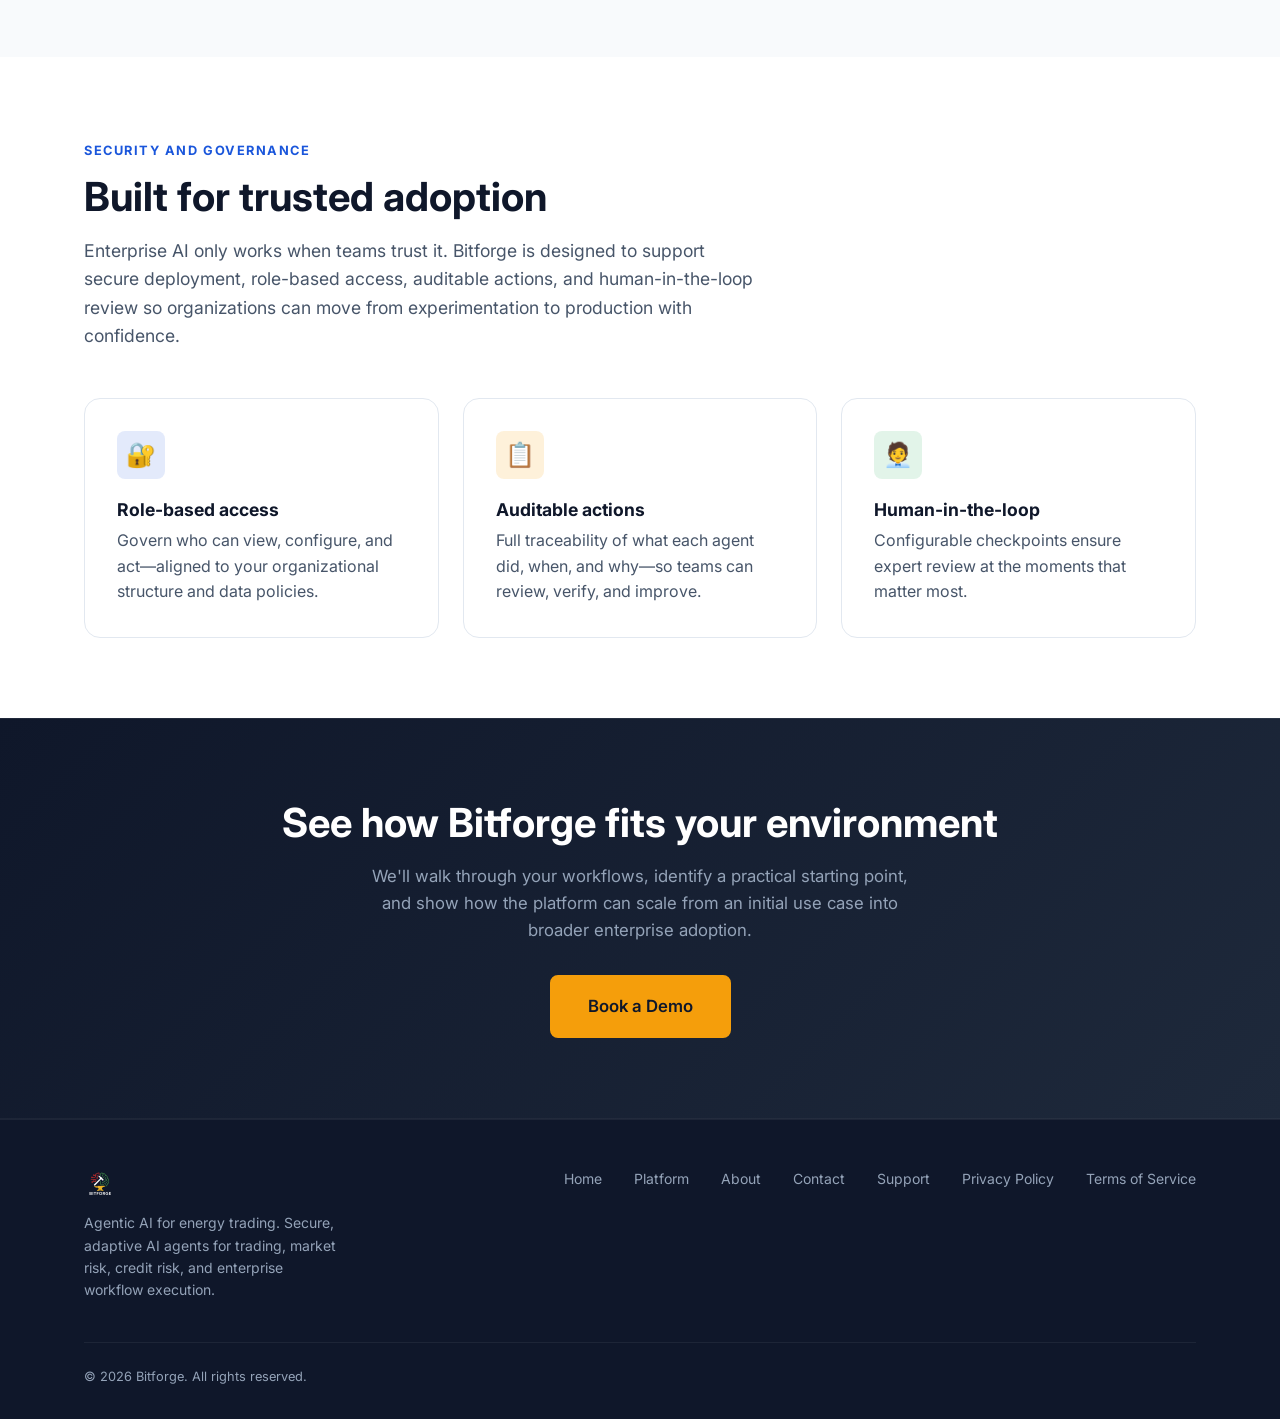
<file: platform.html>
<!DOCTYPE html>
<html lang="en">
<head>
  <meta charset="UTF-8" />
  <meta name="viewport" content="width=device-width, initial-scale=1.0" />
  <title>Platform — Bitforge</title>
  <meta name="description" content="A secure, adaptive agentic AI framework built for energy trading. Coordinated AI teams to support faster decisions and scalable execution." />
  <link rel="icon" type="image/png" href="assets/bitforgelogo.png" />
  <link rel="preconnect" href="https://fonts.googleapis.com" />
  <link rel="preconnect" href="https://fonts.gstatic.com" crossorigin />
  <link href="https://fonts.googleapis.com/css2?family=Inter:wght@400;500;600;700;800&display=swap" rel="stylesheet" />
  <link rel="stylesheet" href="css/styles.css" />
  <!-- Azure Application Insights -->
  <script type="text/javascript">
  !(function(cfg){function e(){cfg.onInit&&cfg.onInit(n)}var x,w,D,t,E,d,I=window,v=document,T="script",u="ingestionendpoint",c="disableExceptionTracking",f=cfg.src||"https://js.monitor.azure.com/scripts/b/ai.2.min.js";if(I.skipAIData=!0,!cfg.name){var a=I.appInsights||I.applicationInsights;if(a)return a}window[(cfg.name="appInsightsSDK")]="appInsights";var n=window[window.appInsightsSDK]||{};if(n&&!n.initialize){var p=n.config||{};p.connectionString=cfg.connectionString||p.connectionString}(!n||!n.initialize)&&(n={cfg:cfg,queue:[],sv:"6",version:2,config:cfg.cfg,initialize:!0,_onerror:[],fn:n.fn||{},onInit:null,onAfterInit:null},d=v.createElement(T),x=v.getElementsByTagName(T),d.async=1,d.src=f,x[0].parentNode.insertBefore(d,x[0]),n._track=function(e){n.queue.push(e)},window.appInsights=n,n.queue=[]),[" Event","Metric","DependencyData","PageView","Exception","Trace"].forEach(function(e){n["track"+e]=function(){n.queue.push([e,arguments])}}),["flush","addTelemetryInitializer","setAuthenticatedUserContext","clearAuthenticatedUserContext"].forEach(function(e){n[e]=function(){n.queue.push([e,arguments])}}),e()}({
    connectionString:"InstrumentationKey=758a205a-1f6e-4ffa-86d2-5860e098ecbf;IngestionEndpoint=https://eastus2-3.in.applicationinsights.azure.com/;LiveEndpoint=https://eastus2.livediagnostics.monitor.azure.com/;ApplicationId=5a18a78f-4966-4bd2-a1e3-d0a86cf0fdaa"
  }));
  </script>
</head>
<body>

  <!-- ===== NAV ===== -->
  <nav class="nav" role="navigation" aria-label="Main navigation">
    <div class="container nav-inner">
      <a href="index.html" class="nav-logo" aria-label="Bitforge home">
        <img src="assets/bitforgelogo.png" alt="Bitforge logo" />
      </a>
      <ul class="nav-links" role="list">
        <li><a href="index.html">Home</a></li>
        <li><a href="platform.html">Platform</a></li>
        <li><a href="about.html">About</a></li>
        <li><a href="contact.html">Contact</a></li>
        <li><a href="support.html">Support</a></li>
        <li><a href="privacy.html">Privacy</a></li>
        <li><a href="terms.html">Terms</a></li>
      </ul>
      <a href="contact.html" class="btn btn-gold nav-cta">Book a Demo</a>
      <button class="nav-toggle" id="navToggle" aria-label="Toggle menu" aria-expanded="false">
        <span></span><span></span><span></span>
      </button>
    </div>
    <div class="nav-mobile" id="navMobile">
      <a href="index.html">Home</a>
      <a href="platform.html">Platform</a>
      <a href="about.html">About</a>
      <a href="contact.html">Contact</a>
      <a href="support.html">Support</a>
      <a href="privacy.html">Privacy</a>
      <a href="terms.html">Terms</a>
      <a href="contact.html" class="btn btn-gold">Book a Demo</a>
    </div>
  </nav>

  <!-- ===== HERO ===== -->
  <section class="hero hero-sm">
    <div class="container">
      <div class="hero-eyebrow">The Platform</div>
      <h1>The Bitforge <span class="accent">platform</span></h1>
      <p class="hero-sub">
        A secure, adaptive agentic AI framework built for energy trading. Bitforge enables coordinated AI teams to work across complex data, support faster decisions, and extend execution capacity across the enterprise.
      </p>
      <div class="btn-group">
        <a href="contact.html" class="btn btn-gold btn-lg">Request a Platform Walkthrough</a>
      </div>
    </div>
  </section>

  <!-- ===== OVERVIEW ===== -->
  <section class="section-light">
    <div class="container">
      <div class="section-header">
        <span class="section-label">Platform overview</span>
        <h2>More than a generic AI tool</h2>
        <p>
          Bitforge provides a structured framework for deploying specialized AI agents into real operating environments, where they can support trading, market risk, credit risk, research, and commercial workflows with the controls enterprise teams require.
        </p>
      </div>
    </div>
  </section>

  <!-- ===== CORE CAPABILITIES ===== -->
  <section>
    <div class="container">
      <div class="section-header">
        <span class="section-label">Core capabilities</span>
        <h2>What the platform delivers</h2>
      </div>

      <div class="card-grid card-grid-3">
        <div class="card fade-in">
          <div class="card-icon icon-blue">🤖</div>
          <h3>Specialized agent teams</h3>
          <p>Deploy AI agents with defined roles across research, analysis, risk support, workflow coordination, and reporting.</p>
        </div>
        <div class="card fade-in">
          <div class="card-icon icon-gold">🔗</div>
          <h3>Connected data and knowledge</h3>
          <p>Work across internal systems, documents, models, and business context so outputs are grounded in how your organization actually operates.</p>
        </div>
        <div class="card fade-in">
          <div class="card-icon icon-green">🔄</div>
          <h3>Workflow orchestration</h3>
          <p>Coordinate multi-step processes that require information gathering, reasoning, approvals, and handoffs across teams.</p>
        </div>
        <div class="card fade-in">
          <div class="card-icon icon-red">👁️</div>
          <h3>Human oversight and controls</h3>
          <p>Keep experts in the loop with transparent outputs, configurable permissions, and auditable activity.</p>
        </div>
        <div class="card fade-in">
          <div class="card-icon icon-blue">🏢</div>
          <h3>Enterprise deployment</h3>
          <p>Start with one workflow, one desk, or one risk function, then expand as value is proven.</p>
        </div>
      </div>
    </div>
  </section>

  <!-- ===== WHERE IT FITS ===== -->
  <section class="section-dark">
    <div class="container">
      <div class="section-header">
        <span class="section-label">Where it fits</span>
        <h2>Built to support real energy trading workflows</h2>
        <p>Bitforge can be deployed across the areas where teams face the greatest data and process complexity.</p>
      </div>

      <div class="card-grid card-grid-2">
        <div class="card card-dark fade-in">
          <div class="card-icon icon-blue">📊</div>
          <h3>Trading and analytics</h3>
          <p>Help teams gather context faster, evaluate information more efficiently, and reduce repetitive analysis.</p>
        </div>
        <div class="card card-dark fade-in">
          <div class="card-icon icon-gold">⚠️</div>
          <h3>Market risk</h3>
          <p>Support monitoring, reporting, and exception workflows with more speed and consistency.</p>
        </div>
        <div class="card card-dark fade-in">
          <div class="card-icon icon-red">🏦</div>
          <h3>Credit risk</h3>
          <p>Support counterparty analysis, exposure review, document-intensive workflows, recurring reviews, and reporting processes where speed and consistency matter.</p>
        </div>
        <div class="card card-dark fade-in">
          <div class="card-icon icon-green">🔀</div>
          <h3>Cross-functional operations</h3>
          <p>Improve coordination across trading, risk, analytics, and commercial teams by reducing manual handoffs and fragmented information flows.</p>
        </div>
      </div>
    </div>
  </section>

  <!-- ===== ARCHITECTURE ===== -->
  <section class="section-light">
    <div class="container">
      <div class="section-header">
        <span class="section-label">Architecture</span>
        <h2>Agentic AI with structure, not chaos</h2>
        <p>
          Bitforge is built around coordinated agent workflows rather than one-off prompts. That means the platform can help teams operate with more consistency, clearer task ownership, and stronger governance—especially in environments where decisions need context, traceability, and human review.
        </p>
      </div>
    </div>
  </section>

  <!-- ===== SECURITY ===== -->
  <section>
    <div class="container">
      <div class="section-header">
        <span class="section-label">Security and governance</span>
        <h2>Built for trusted adoption</h2>
        <p>
          Enterprise AI only works when teams trust it. Bitforge is designed to support secure deployment, role-based access, auditable actions, and human-in-the-loop review so organizations can move from experimentation to production with confidence.
        </p>
      </div>

      <div class="card-grid card-grid-3">
        <div class="card fade-in">
          <div class="card-icon icon-blue">🔐</div>
          <h4>Role-based access</h4>
          <p>Govern who can view, configure, and act—aligned to your organizational structure and data policies.</p>
        </div>
        <div class="card fade-in">
          <div class="card-icon icon-gold">📋</div>
          <h4>Auditable actions</h4>
          <p>Full traceability of what each agent did, when, and why—so teams can review, verify, and improve.</p>
        </div>
        <div class="card fade-in">
          <div class="card-icon icon-green">🧑‍💼</div>
          <h4>Human-in-the-loop</h4>
          <p>Configurable checkpoints ensure expert review at the moments that matter most.</p>
        </div>
      </div>
    </div>
  </section>

  <!-- ===== CTA ===== -->
  <section class="cta-banner">
    <div class="container">
      <h2>See how Bitforge fits your environment</h2>
      <p>We'll walk through your workflows, identify a practical starting point, and show how the platform can scale from an initial use case into broader enterprise adoption.</p>
      <a href="contact.html" class="btn btn-gold btn-lg">Book a Demo</a>
    </div>
  </section>

  <!-- ===== FOOTER ===== -->
  <footer class="footer">
    <div class="container">
      <div class="footer-inner">
        <div class="footer-brand">
          <img src="assets/bitforgelogo.png" alt="Bitforge" />
          <p>Agentic AI for energy trading. Secure, adaptive AI agents for trading, market risk, credit risk, and enterprise workflow execution.</p>
        </div>
        <nav class="footer-nav" aria-label="Footer navigation">
          <a href="index.html">Home</a>
          <a href="platform.html">Platform</a>
          <a href="about.html">About</a>
          <a href="contact.html">Contact</a>
          <a href="support.html">Support</a>
          <a href="privacy.html">Privacy Policy</a>
          <a href="terms.html">Terms of Service</a>
        </nav>
      </div>
      <div class="footer-bottom">
        <p>&copy; <span id="year"></span> Bitforge. All rights reserved.</p>
      </div>
    </div>
  </footer>

  <script src="js/main.js"></script>
  <script>document.getElementById('year').textContent = new Date().getFullYear();</script>
</body>
</html>
</file>
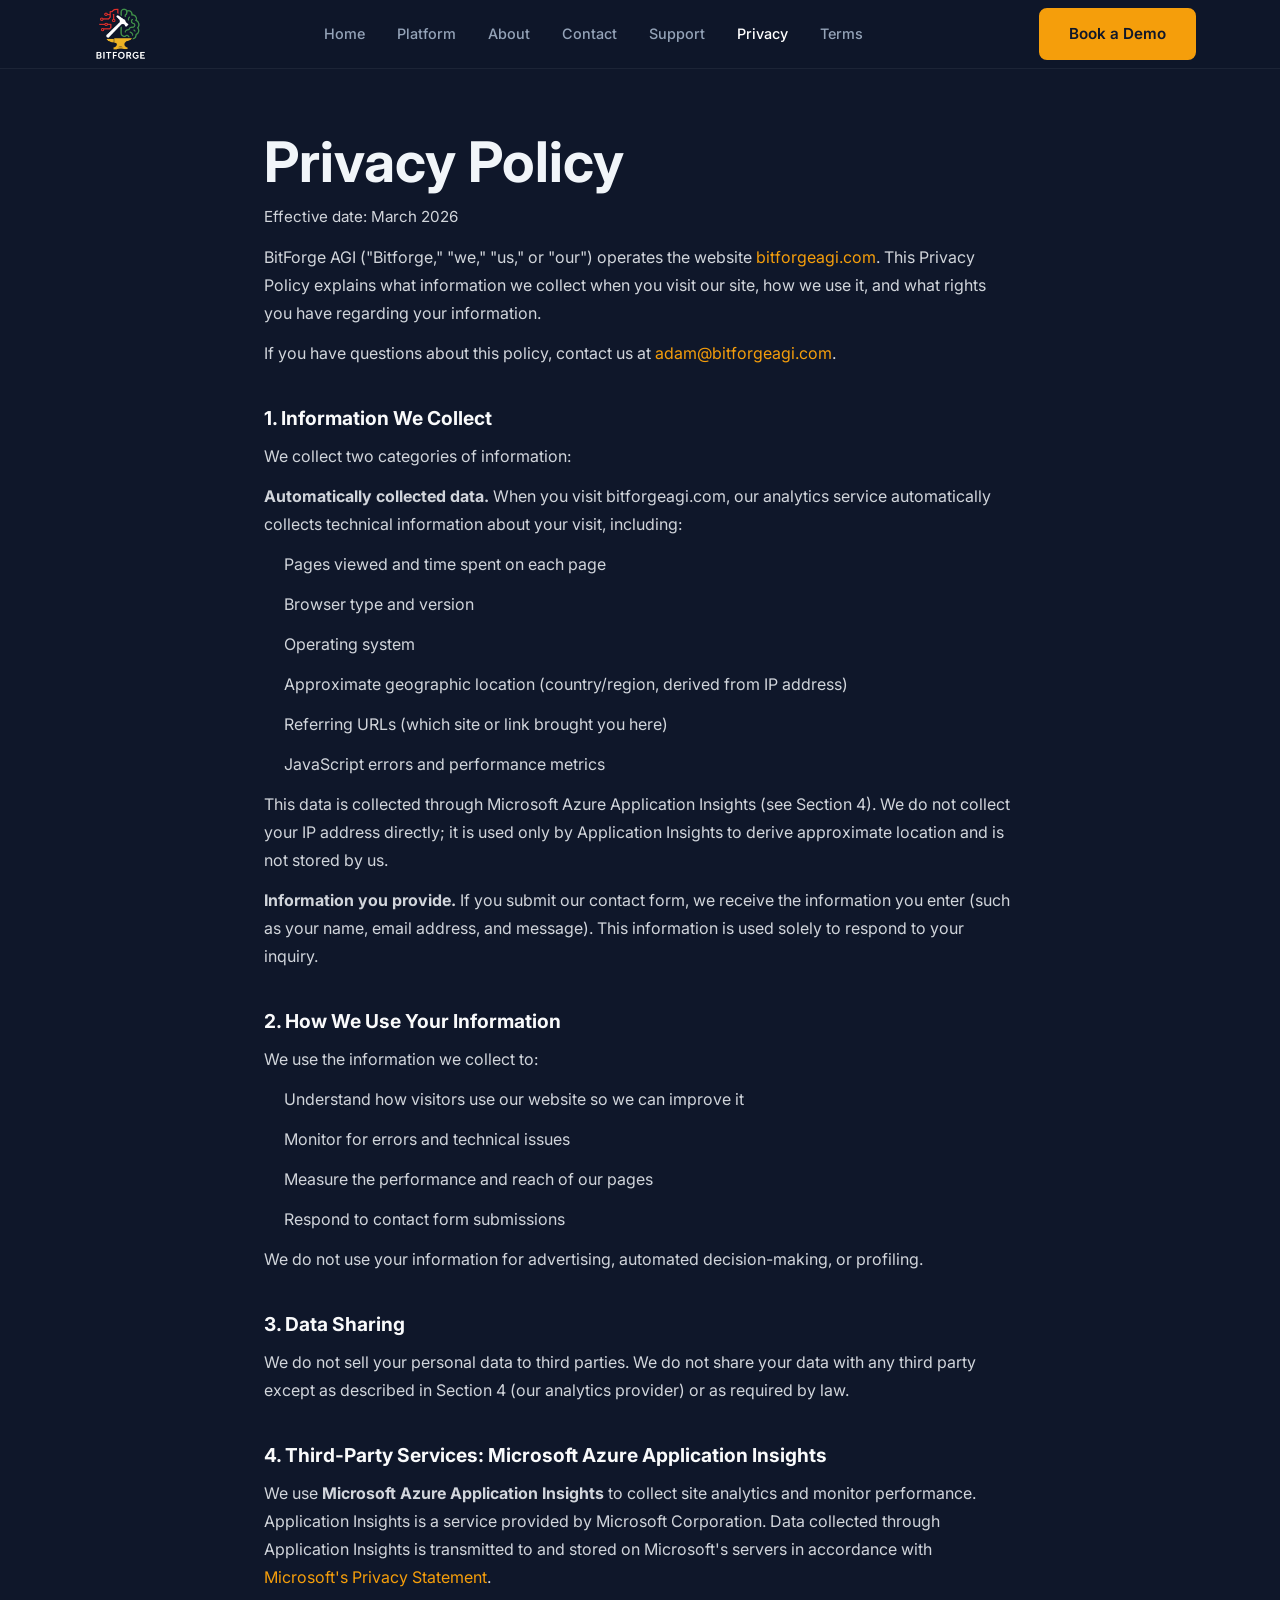
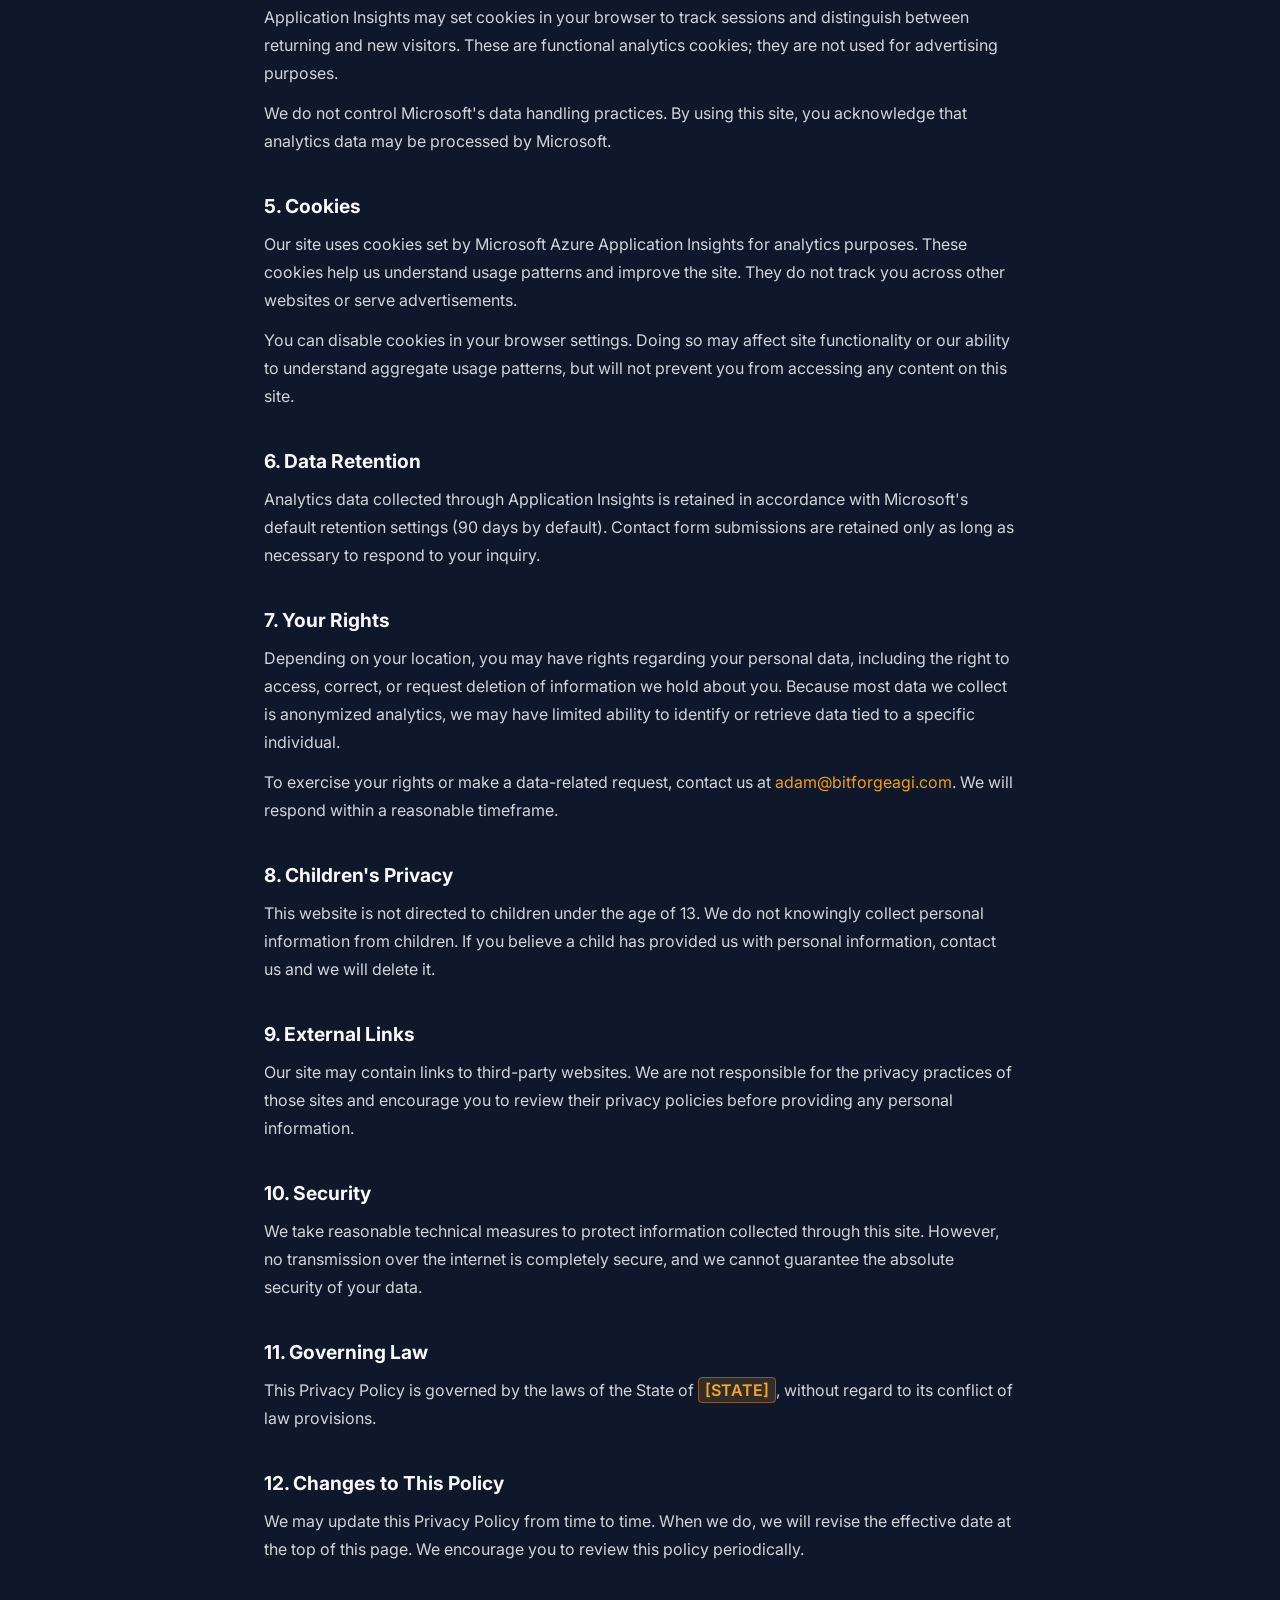
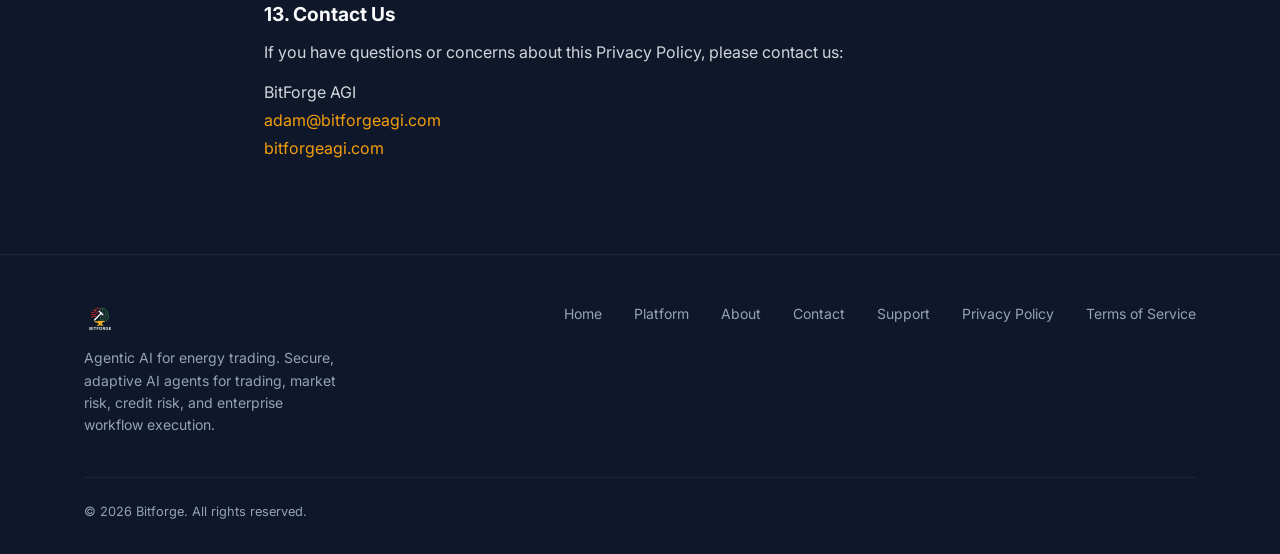
<file: privacy.html>
<!DOCTYPE html>
<html lang="en">
<head>
  <meta charset="UTF-8" />
  <meta name="viewport" content="width=device-width, initial-scale=1.0" />
  <title>Privacy Policy — Bitforge</title>
  <meta name="description" content="Privacy Policy for BitForge AGI. Learn how we collect, use, and protect your information at bitforgeagi.com." />
  <link rel="icon" type="image/png" href="assets/bitforgelogo.png" />
  <link rel="preconnect" href="https://fonts.googleapis.com" />
  <link rel="preconnect" href="https://fonts.gstatic.com" crossorigin />
  <link href="https://fonts.googleapis.com/css2?family=Inter:wght@400;500;600;700;800&display=swap" rel="stylesheet" />
  <link rel="stylesheet" href="css/styles.css" />
  <!-- Azure Application Insights -->
  <script type="text/javascript">
  !(function(cfg){function e(){cfg.onInit&&cfg.onInit(n)}var x,w,D,t,E,d,I=window,v=document,T="script",u="ingestionendpoint",c="disableExceptionTracking",f=cfg.src||"https://js.monitor.azure.com/scripts/b/ai.2.min.js";if(I.skipAIData=!0,!cfg.name){var a=I.appInsights||I.applicationInsights;if(a)return a}window[(cfg.name="appInsightsSDK")]="appInsights";var n=window[window.appInsightsSDK]||{};if(n&&!n.initialize){var p=n.config||{};p.connectionString=cfg.connectionString||p.connectionString}(!n||!n.initialize)&&(n={cfg:cfg,queue:[],sv:"6",version:2,config:cfg.cfg,initialize:!0,_onerror:[],fn:n.fn||{},onInit:null,onAfterInit:null},d=v.createElement(T),x=v.getElementsByTagName(T),d.async=1,d.src=f,x[0].parentNode.insertBefore(d,x[0]),n._track=function(e){n.queue.push(e)},window.appInsights=n,n.queue=[]),[" Event","Metric","DependencyData","PageView","Exception","Trace"].forEach(function(e){n["track"+e]=function(){n.queue.push([e,arguments])}}),["flush","addTelemetryInitializer","setAuthenticatedUserContext","clearAuthenticatedUserContext"].forEach(function(e){n[e]=function(){n.queue.push([e,arguments])}}),e()}({
    connectionString:"InstrumentationKey=758a205a-1f6e-4ffa-86d2-5860e098ecbf;IngestionEndpoint=https://eastus2-3.in.applicationinsights.azure.com/;LiveEndpoint=https://eastus2.livediagnostics.monitor.azure.com/;ApplicationId=5a18a78f-4966-4bd2-a1e3-d0a86cf0fdaa"
  }));
  </script>
  <style>
    body {
      background: #0F172A;
      color: #F1F5F9;
    }
    .legal-content {
      max-width: 800px;
      margin: 0 auto;
      padding: 60px 24px 80px;
    }
    .legal-content h1 {
      margin-bottom: 8px;
    }
    .legal-effective {
      color: var(--text-muted, #9ca3af);
      font-size: 0.95rem;
      margin-bottom: 40px;
    }
    .legal-content h2 {
      font-size: 1.2rem;
      font-weight: 700;
      margin-top: 40px;
      margin-bottom: 12px;
      color: var(--text-primary, #f9fafb);
    }
    .legal-content p,
    .legal-content li {
      color: var(--text-secondary, #d1d5db);
      line-height: 1.75;
      margin-bottom: 12px;
    }
    .legal-content ul {
      padding-left: 20px;
      margin-bottom: 12px;
    }
    .legal-content a {
      color: var(--gold, #f5a623);
      text-decoration: none;
    }
    .legal-content a:hover {
      text-decoration: underline;
    }
    .legal-placeholder {
      background: rgba(245, 166, 35, 0.15);
      border: 1px solid rgba(245, 166, 35, 0.4);
      border-radius: 4px;
      padding: 2px 6px;
      font-weight: 600;
      color: #f5a623;
    }
  </style>
</head>
<body>

  <!-- ===== NAV ===== -->
  <nav class="nav" role="navigation" aria-label="Main navigation">
    <div class="container nav-inner">
      <a href="index.html" class="nav-logo" aria-label="Bitforge home">
        <img src="assets/bitforgelogo.png" alt="Bitforge logo" />
      </a>
      <ul class="nav-links" role="list">
        <li><a href="index.html">Home</a></li>
        <li><a href="platform.html">Platform</a></li>
        <li><a href="about.html">About</a></li>
        <li><a href="contact.html">Contact</a></li>
        <li><a href="support.html">Support</a></li>
        <li><a href="privacy.html">Privacy</a></li>
        <li><a href="terms.html">Terms</a></li>
      </ul>
      <a href="contact.html" class="btn btn-gold nav-cta">Book a Demo</a>
      <button class="nav-toggle" id="navToggle" aria-label="Toggle menu" aria-expanded="false">
        <span></span><span></span><span></span>
      </button>
    </div>
    <div class="nav-mobile" id="navMobile" role="list">
      <a href="index.html">Home</a>
      <a href="platform.html">Platform</a>
      <a href="about.html">About</a>
      <a href="contact.html">Contact</a>
      <a href="support.html">Support</a>
      <a href="privacy.html">Privacy</a>
      <a href="terms.html">Terms</a>
      <a href="contact.html" class="btn btn-gold">Book a Demo</a>
    </div>
  </nav>

  <!-- ===== CONTENT ===== -->
  <div class="legal-content">
    <h1>Privacy Policy</h1>
    <p class="legal-effective">Effective date: March 2026</p>

    <p>
      BitForge AGI ("Bitforge," "we," "us," or "our") operates the website <a href="https://bitforgeagi.com">bitforgeagi.com</a>. This Privacy Policy explains what information we collect when you visit our site, how we use it, and what rights you have regarding your information.
    </p>
    <p>
      If you have questions about this policy, contact us at <a href="mailto:adam@bitforgeagi.com">adam@bitforgeagi.com</a>.
    </p>

    <h2>1. Information We Collect</h2>
    <p>We collect two categories of information:</p>
    <p><strong>Automatically collected data.</strong> When you visit bitforgeagi.com, our analytics service automatically collects technical information about your visit, including:</p>
    <ul>
      <li>Pages viewed and time spent on each page</li>
      <li>Browser type and version</li>
      <li>Operating system</li>
      <li>Approximate geographic location (country/region, derived from IP address)</li>
      <li>Referring URLs (which site or link brought you here)</li>
      <li>JavaScript errors and performance metrics</li>
    </ul>
    <p>This data is collected through Microsoft Azure Application Insights (see Section 4). We do not collect your IP address directly; it is used only by Application Insights to derive approximate location and is not stored by us.</p>

    <p><strong>Information you provide.</strong> If you submit our contact form, we receive the information you enter (such as your name, email address, and message). This information is used solely to respond to your inquiry.</p>

    <h2>2. How We Use Your Information</h2>
    <p>We use the information we collect to:</p>
    <ul>
      <li>Understand how visitors use our website so we can improve it</li>
      <li>Monitor for errors and technical issues</li>
      <li>Measure the performance and reach of our pages</li>
      <li>Respond to contact form submissions</li>
    </ul>
    <p>We do not use your information for advertising, automated decision-making, or profiling.</p>

    <h2>3. Data Sharing</h2>
    <p>We do not sell your personal data to third parties. We do not share your data with any third party except as described in Section 4 (our analytics provider) or as required by law.</p>

    <h2>4. Third-Party Services: Microsoft Azure Application Insights</h2>
    <p>
      We use <strong>Microsoft Azure Application Insights</strong> to collect site analytics and monitor performance. Application Insights is a service provided by Microsoft Corporation. Data collected through Application Insights is transmitted to and stored on Microsoft's servers in accordance with <a href="https://privacy.microsoft.com/en-us/privacystatement" target="_blank" rel="noopener">Microsoft's Privacy Statement</a>.
    </p>
    <p>Application Insights may set cookies in your browser to track sessions and distinguish between returning and new visitors. These are functional analytics cookies; they are not used for advertising purposes.</p>
    <p>We do not control Microsoft's data handling practices. By using this site, you acknowledge that analytics data may be processed by Microsoft.</p>

    <h2>5. Cookies</h2>
    <p>Our site uses cookies set by Microsoft Azure Application Insights for analytics purposes. These cookies help us understand usage patterns and improve the site. They do not track you across other websites or serve advertisements.</p>
    <p>You can disable cookies in your browser settings. Doing so may affect site functionality or our ability to understand aggregate usage patterns, but will not prevent you from accessing any content on this site.</p>

    <h2>6. Data Retention</h2>
    <p>Analytics data collected through Application Insights is retained in accordance with Microsoft's default retention settings (90 days by default). Contact form submissions are retained only as long as necessary to respond to your inquiry.</p>

    <h2>7. Your Rights</h2>
    <p>Depending on your location, you may have rights regarding your personal data, including the right to access, correct, or request deletion of information we hold about you. Because most data we collect is anonymized analytics, we may have limited ability to identify or retrieve data tied to a specific individual.</p>
    <p>To exercise your rights or make a data-related request, contact us at <a href="mailto:adam@bitforgeagi.com">adam@bitforgeagi.com</a>. We will respond within a reasonable timeframe.</p>

    <h2>8. Children's Privacy</h2>
    <p>This website is not directed to children under the age of 13. We do not knowingly collect personal information from children. If you believe a child has provided us with personal information, contact us and we will delete it.</p>

    <h2>9. External Links</h2>
    <p>Our site may contain links to third-party websites. We are not responsible for the privacy practices of those sites and encourage you to review their privacy policies before providing any personal information.</p>

    <h2>10. Security</h2>
    <p>We take reasonable technical measures to protect information collected through this site. However, no transmission over the internet is completely secure, and we cannot guarantee the absolute security of your data.</p>

    <h2>11. Governing Law</h2>
    <p>
      This Privacy Policy is governed by the laws of the State of <span class="legal-placeholder">[STATE]</span>, without regard to its conflict of law provisions.
    </p>

    <h2>12. Changes to This Policy</h2>
    <p>We may update this Privacy Policy from time to time. When we do, we will revise the effective date at the top of this page. We encourage you to review this policy periodically.</p>

    <h2>13. Contact Us</h2>
    <p>If you have questions or concerns about this Privacy Policy, please contact us:</p>
    <p>
      BitForge AGI<br />
      <a href="mailto:adam@bitforgeagi.com">adam@bitforgeagi.com</a><br />
      <a href="https://bitforgeagi.com">bitforgeagi.com</a>
    </p>
  </div>

  <!-- ===== FOOTER ===== -->
  <footer class="footer">
    <div class="container">
      <div class="footer-inner">
        <div class="footer-brand">
          <img src="assets/bitforgelogo.png" alt="Bitforge" />
          <p>Agentic AI for energy trading. Secure, adaptive AI agents for trading, market risk, credit risk, and enterprise workflow execution.</p>
        </div>
        <nav class="footer-nav" aria-label="Footer navigation">
          <a href="index.html">Home</a>
          <a href="platform.html">Platform</a>
          <a href="about.html">About</a>
          <a href="contact.html">Contact</a>
          <a href="support.html">Support</a>
          <a href="privacy.html">Privacy Policy</a>
          <a href="terms.html">Terms of Service</a>
        </nav>
      </div>
      <div class="footer-bottom">
        <p>&copy; <span id="year"></span> Bitforge. All rights reserved.</p>
      </div>
    </div>
  </footer>

  <script src="js/main.js"></script>
  <script>document.getElementById('year').textContent = new Date().getFullYear();</script>
</body>
</html>
</file>
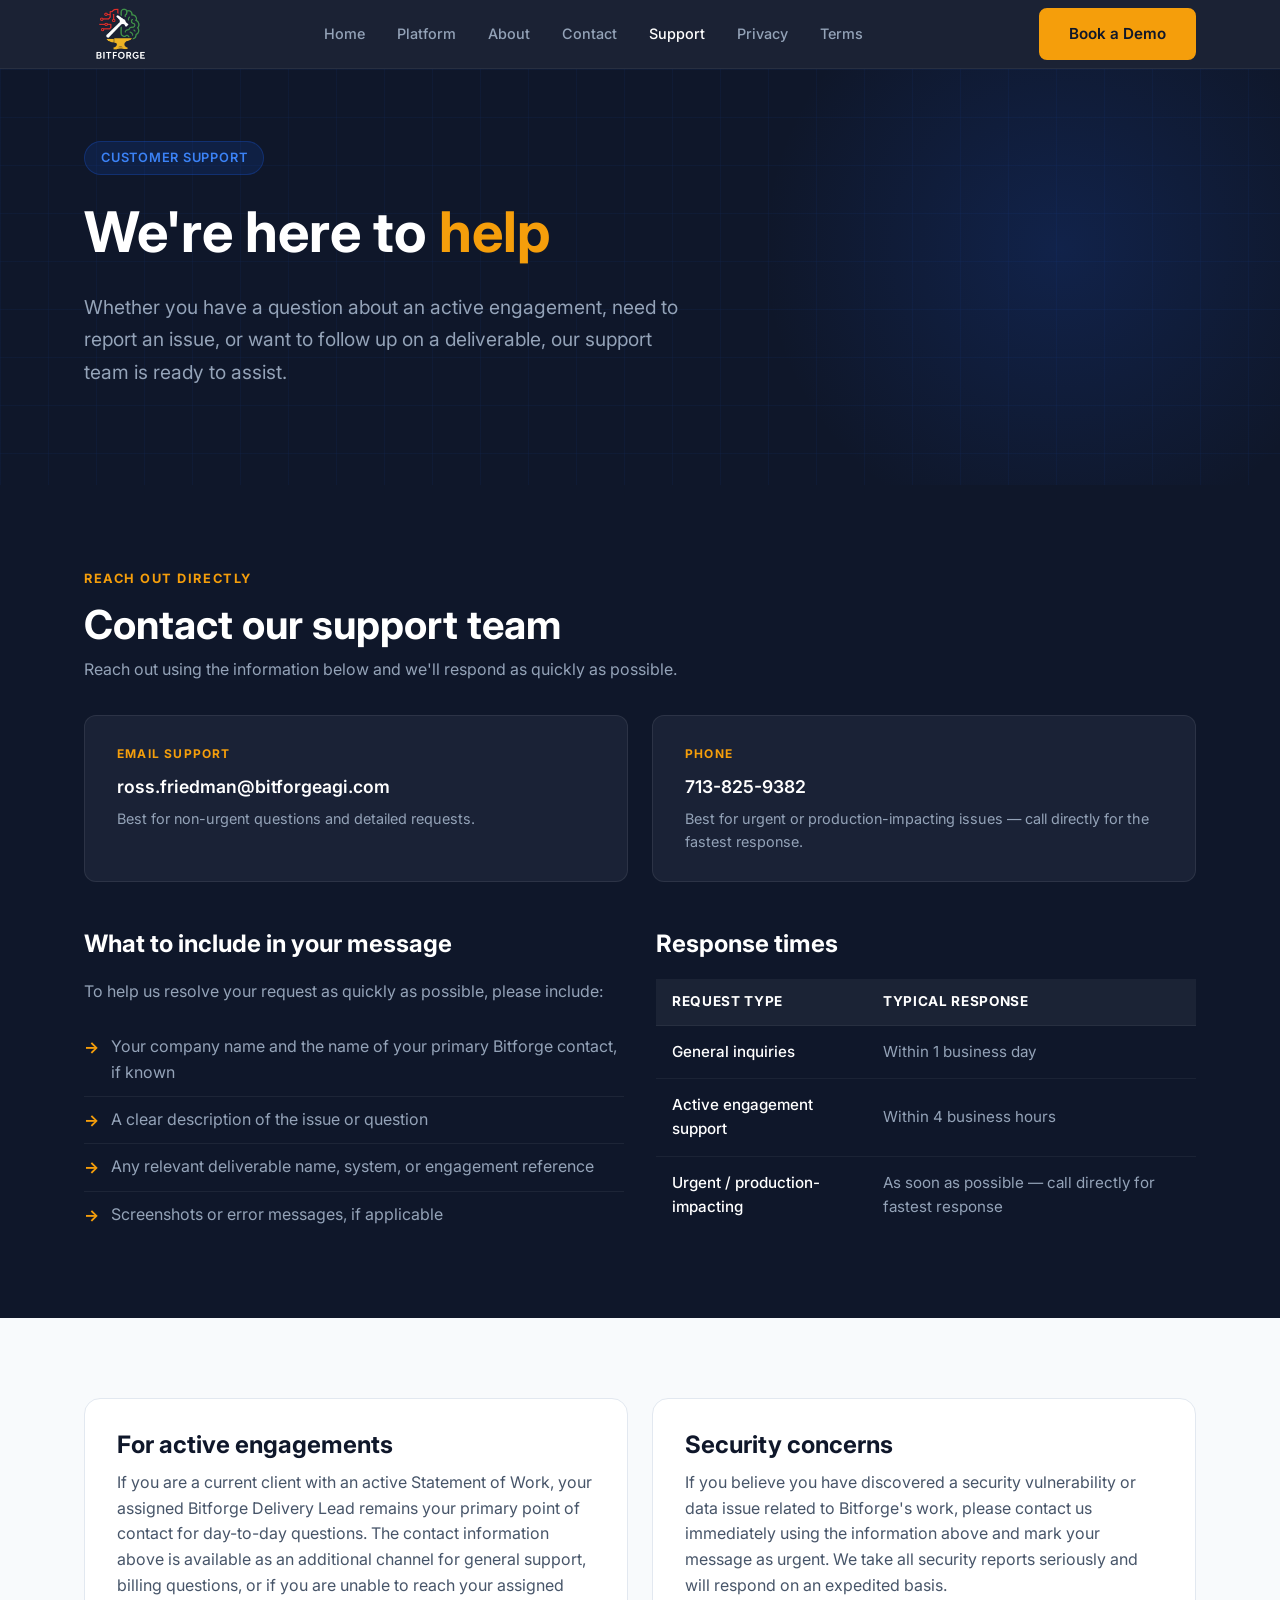
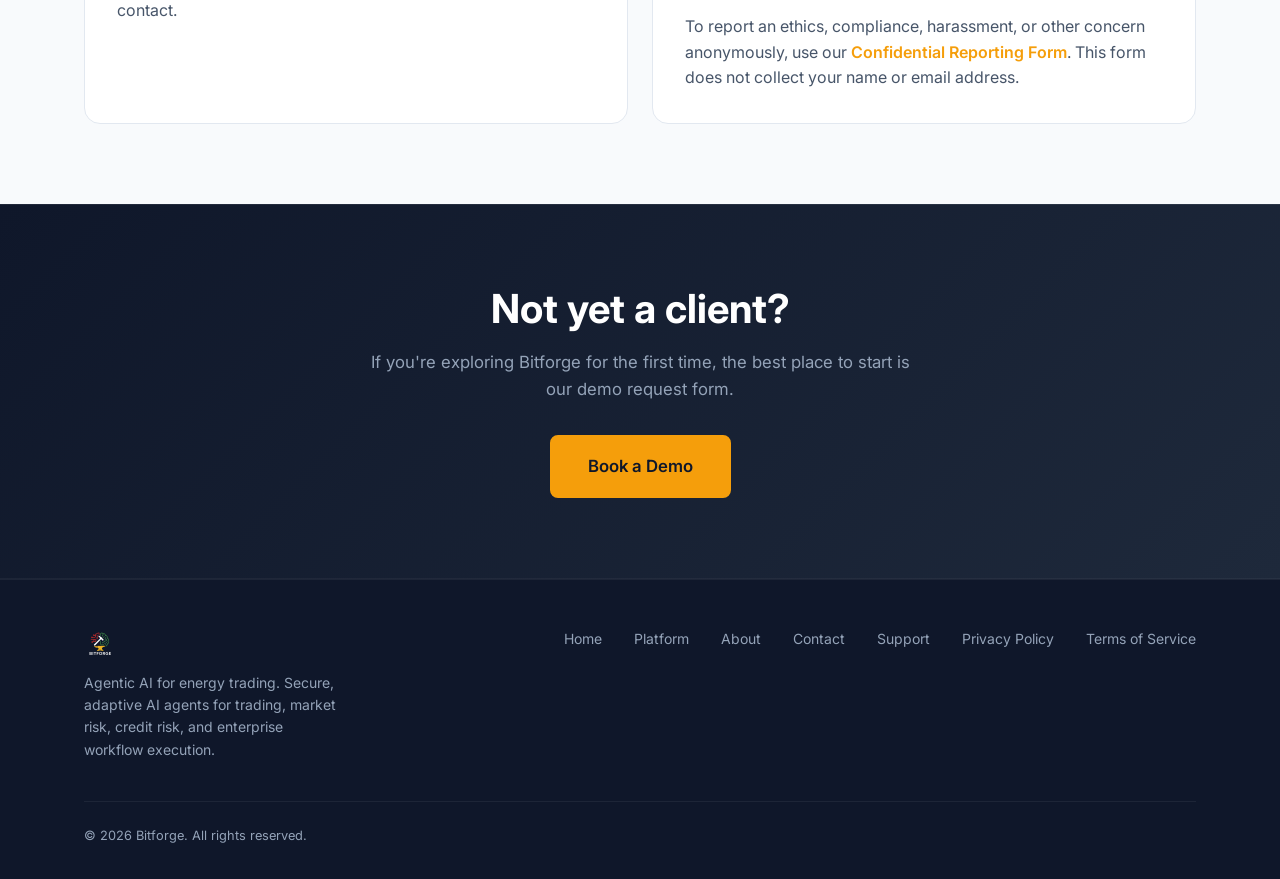
<file: support.html>
<!DOCTYPE html>
<html lang="en">
<head>
  <meta charset="UTF-8" />
  <meta name="viewport" content="width=device-width, initial-scale=1.0" />
  <title>Customer Support — Bitforge</title>
  <meta name="description" content="Bitforge customer support — contact us for questions about active engagements, deliverables, or general inquiries." />
  <link rel="icon" type="image/png" href="assets/bitforgelogo.png" />
  <link rel="preconnect" href="https://fonts.googleapis.com" />
  <link rel="preconnect" href="https://fonts.gstatic.com" crossorigin />
  <link href="https://fonts.googleapis.com/css2?family=Inter:wght@400;500;600;700;800&display=swap" rel="stylesheet" />
  <link rel="stylesheet" href="css/styles.css" />
  <!-- Azure Application Insights -->
  <script type="text/javascript">
  !(function(cfg){function e(){cfg.onInit&&cfg.onInit(n)}var x,w,D,t,E,d,I=window,v=document,T="script",u="ingestionendpoint",c="disableExceptionTracking",f=cfg.src||"https://js.monitor.azure.com/scripts/b/ai.2.min.js";if(I.skipAIData=!0,!cfg.name){var a=I.appInsights||I.applicationInsights;if(a)return a}window[(cfg.name="appInsightsSDK")]="appInsights";var n=window[window.appInsightsSDK]||{};if(n&&!n.initialize){var p=n.config||{};p.connectionString=cfg.connectionString||p.connectionString}(!n||!n.initialize)&&(n={cfg:cfg,queue:[],sv:"6",version:2,config:cfg.cfg,initialize:!0,_onerror:[],fn:n.fn||{},onInit:null,onAfterInit:null},d=v.createElement(T),x=v.getElementsByTagName(T),d.async=1,d.src=f,x[0].parentNode.insertBefore(d,x[0]),n._track=function(e){n.queue.push(e)},window.appInsights=n,n.queue=[]),[" Event","Metric","DependencyData","PageView","Exception","Trace"].forEach(function(e){n["track"+e]=function(){n.queue.push([e,arguments])}}),["flush","addTelemetryInitializer","setAuthenticatedUserContext","clearAuthenticatedUserContext"].forEach(function(e){n[e]=function(){n.queue.push([e,arguments])}}),e()}({
    connectionString:"InstrumentationKey=758a205a-1f6e-4ffa-86d2-5860e098ecbf;IngestionEndpoint=https://eastus2-3.in.applicationinsights.azure.com/;LiveEndpoint=https://eastus2.livediagnostics.monitor.azure.com/;ApplicationId=5a18a78f-4966-4bd2-a1e3-d0a86cf0fdaa"
  }));
  </script>
  <style>
    .support-contact-grid {
      display: grid;
      grid-template-columns: 1fr 1fr;
      gap: 24px;
      margin: 32px 0;
    }
    .support-contact-card {
      background: var(--bg-card, #1a2236);
      border: 1px solid rgba(255,255,255,0.08);
      border-radius: 12px;
      padding: 28px 32px;
    }
    .support-contact-card .contact-label {
      font-size: 0.75rem;
      font-weight: 700;
      letter-spacing: 0.1em;
      text-transform: uppercase;
      color: var(--gold);
      margin-bottom: 10px;
    }
    .support-contact-card a {
      font-size: 1.1rem;
      font-weight: 600;
      color: var(--white);
      text-decoration: none;
    }
    .support-contact-card a:hover { color: var(--gold); }
    .support-contact-card p {
      font-size: 0.9rem;
      color: var(--muted);
      margin-top: 6px;
    }
    .support-checklist {
      list-style: none;
      padding: 0;
      margin: 0;
    }
    .support-checklist li {
      display: flex;
      align-items: flex-start;
      gap: 12px;
      padding: 10px 0;
      border-bottom: 1px solid rgba(255,255,255,0.06);
      color: var(--muted);
      font-size: 1rem;
    }
    .support-checklist li:last-child { border-bottom: none; }
    .support-checklist li::before {
      content: "→";
      color: var(--gold);
      font-weight: 700;
      flex-shrink: 0;
      margin-top: 1px;
    }
    .response-table {
      width: 100%;
      border-collapse: collapse;
      margin-top: 20px;
    }
    .response-table th {
      text-align: left;
      padding: 12px 16px;
      background: rgba(255,255,255,0.05);
      color: var(--white);
      font-size: 0.85rem;
      font-weight: 700;
      letter-spacing: 0.05em;
      text-transform: uppercase;
      border-bottom: 1px solid rgba(255,255,255,0.1);
    }
    .response-table td {
      padding: 14px 16px;
      color: var(--muted);
      font-size: 0.95rem;
      border-bottom: 1px solid rgba(255,255,255,0.05);
    }
    .response-table tr:last-child td { border-bottom: none; }
    .response-table td:first-child { color: var(--white); font-weight: 500; }
    .support-two-col {
      display: grid;
      grid-template-columns: 1fr 1fr;
      gap: 32px;
      align-items: start;
    }
    @media (max-width: 768px) {
      .support-contact-grid { grid-template-columns: 1fr; }
      .support-two-col { grid-template-columns: 1fr; }
    }
  </style>
</head>
<body>

  <!-- ===== NAV ===== -->
  <nav class="nav" role="navigation" aria-label="Main navigation">
    <div class="container nav-inner">
      <a href="index.html" class="nav-logo" aria-label="Bitforge home">
        <img src="assets/bitforgelogo.png" alt="Bitforge logo" />
      </a>
      <ul class="nav-links" role="list">
        <li><a href="index.html">Home</a></li>
        <li><a href="platform.html">Platform</a></li>
        <li><a href="about.html">About</a></li>
        <li><a href="contact.html">Contact</a></li>
        <li><a href="support.html" class="active">Support</a></li>
        <li><a href="privacy.html">Privacy</a></li>
        <li><a href="terms.html">Terms</a></li>
      </ul>
      <a href="contact.html" class="btn btn-gold nav-cta">Book a Demo</a>
      <button class="nav-toggle" id="navToggle" aria-label="Toggle menu" aria-expanded="false">
        <span></span><span></span><span></span>
      </button>
    </div>
    <div class="nav-mobile" id="navMobile">
      <a href="index.html">Home</a>
      <a href="platform.html">Platform</a>
      <a href="about.html">About</a>
      <a href="contact.html">Contact</a>
      <a href="support.html">Support</a>
      <a href="privacy.html">Privacy</a>
      <a href="terms.html">Terms</a>
      <a href="contact.html" class="btn btn-gold">Book a Demo</a>
    </div>
  </nav>

  <!-- ===== HERO ===== -->
  <section class="hero hero-sm">
    <div class="container">
      <div class="hero-eyebrow">Customer Support</div>
      <h1>We're here to <span class="accent">help</span></h1>
      <p class="hero-sub">
        Whether you have a question about an active engagement, need to report an issue, or want to follow up on a deliverable, our support team is ready to assist.
      </p>
    </div>
  </section>

  <!-- ===== CONTACT INFO ===== -->
  <section class="section-dark">
    <div class="container">
      <span class="section-label" style="color: var(--gold);">Reach out directly</span>
      <h2 style="color: var(--white); margin-bottom: 8px;">Contact our support team</h2>
      <p style="color: var(--muted); margin-bottom: 0;">Reach out using the information below and we'll respond as quickly as possible.</p>

      <div class="support-contact-grid">
        <div class="support-contact-card">
          <div class="contact-label">Email support</div>
          <a href="mailto:ross.friedman@bitforgeagi.com">ross.friedman@bitforgeagi.com</a>
          <p>Best for non-urgent questions and detailed requests.</p>
        </div>
        <div class="support-contact-card">
          <div class="contact-label">Phone</div>
          <a href="tel:7138259382">713-825-9382</a>
          <p>Best for urgent or production-impacting issues — call directly for the fastest response.</p>
        </div>
      </div>

      <div class="support-two-col" style="margin-top: 48px;">

        <div>
          <h3 style="color: var(--white); margin-bottom: 20px;">What to include in your message</h3>
          <p style="color: var(--muted); margin-bottom: 20px;">To help us resolve your request as quickly as possible, please include:</p>
          <ul class="support-checklist">
            <li>Your company name and the name of your primary Bitforge contact, if known</li>
            <li>A clear description of the issue or question</li>
            <li>Any relevant deliverable name, system, or engagement reference</li>
            <li>Screenshots or error messages, if applicable</li>
          </ul>
        </div>

        <div>
          <h3 style="color: var(--white); margin-bottom: 20px;">Response times</h3>
          <table class="response-table">
            <thead>
              <tr>
                <th>Request type</th>
                <th>Typical response</th>
              </tr>
            </thead>
            <tbody>
              <tr>
                <td>General inquiries</td>
                <td>Within 1 business day</td>
              </tr>
              <tr>
                <td>Active engagement support</td>
                <td>Within 4 business hours</td>
              </tr>
              <tr>
                <td>Urgent / production-impacting</td>
                <td>As soon as possible — call directly for fastest response</td>
              </tr>
            </tbody>
          </table>
        </div>

      </div>
    </div>
  </section>

  <!-- ===== ADDITIONAL SECTIONS ===== -->
  <section class="section-light">
    <div class="container">
      <div class="card-grid card-grid-2">

        <div class="card">
          <h3>For active engagements</h3>
          <p>If you are a current client with an active Statement of Work, your assigned Bitforge Delivery Lead remains your primary point of contact for day-to-day questions. The contact information above is available as an additional channel for general support, billing questions, or if you are unable to reach your assigned contact.</p>
        </div>

        <div class="card">
          <h3>Security concerns</h3>
          <p>If you believe you have discovered a security vulnerability or data issue related to Bitforge's work, please contact us immediately using the information above and mark your message as urgent. We take all security reports seriously and will respond on an expedited basis.</p>
          <p style="margin-top: 16px;">To report an ethics, compliance, harassment, or other concern anonymously, use our <a href="https://docs.google.com/forms/d/e/1FAIpQLSc7yWgfghMKbQncNgukO5Jzz2a5Y7KTtdHu5jOmqCVvJTIIJA/viewform" target="_blank" rel="noopener noreferrer" style="color: var(--gold); font-weight: 600;">Confidential Reporting Form</a>. This form does not collect your name or email address.</p>
        </div>

      </div>
    </div>
  </section>

  <!-- ===== CTA ===== -->
  <section class="cta-banner">
    <div class="container">
      <h2>Not yet a client?</h2>
      <p>If you're exploring Bitforge for the first time, the best place to start is our demo request form.</p>
      <a href="contact.html" class="btn btn-gold btn-lg">Book a Demo</a>
    </div>
  </section>

  <!-- ===== FOOTER ===== -->
  <footer class="footer">
    <div class="container">
      <div class="footer-inner">
        <div class="footer-brand">
          <img src="assets/bitforgelogo.png" alt="Bitforge" />
          <p>Agentic AI for energy trading. Secure, adaptive AI agents for trading, market risk, credit risk, and enterprise workflow execution.</p>
        </div>
        <nav class="footer-nav" aria-label="Footer navigation">
          <a href="index.html">Home</a>
          <a href="platform.html">Platform</a>
          <a href="about.html">About</a>
          <a href="contact.html">Contact</a>
          <a href="support.html">Support</a>
          <a href="privacy.html">Privacy Policy</a>
          <a href="terms.html">Terms of Service</a>
        </nav>
      </div>
      <div class="footer-bottom">
        <p>&copy; <span id="year"></span> Bitforge. All rights reserved.</p>
      </div>
    </div>
  </footer>

  <script src="js/main.js"></script>
  <script>document.getElementById('year').textContent = new Date().getFullYear();</script>
</body>
</html>
</file>
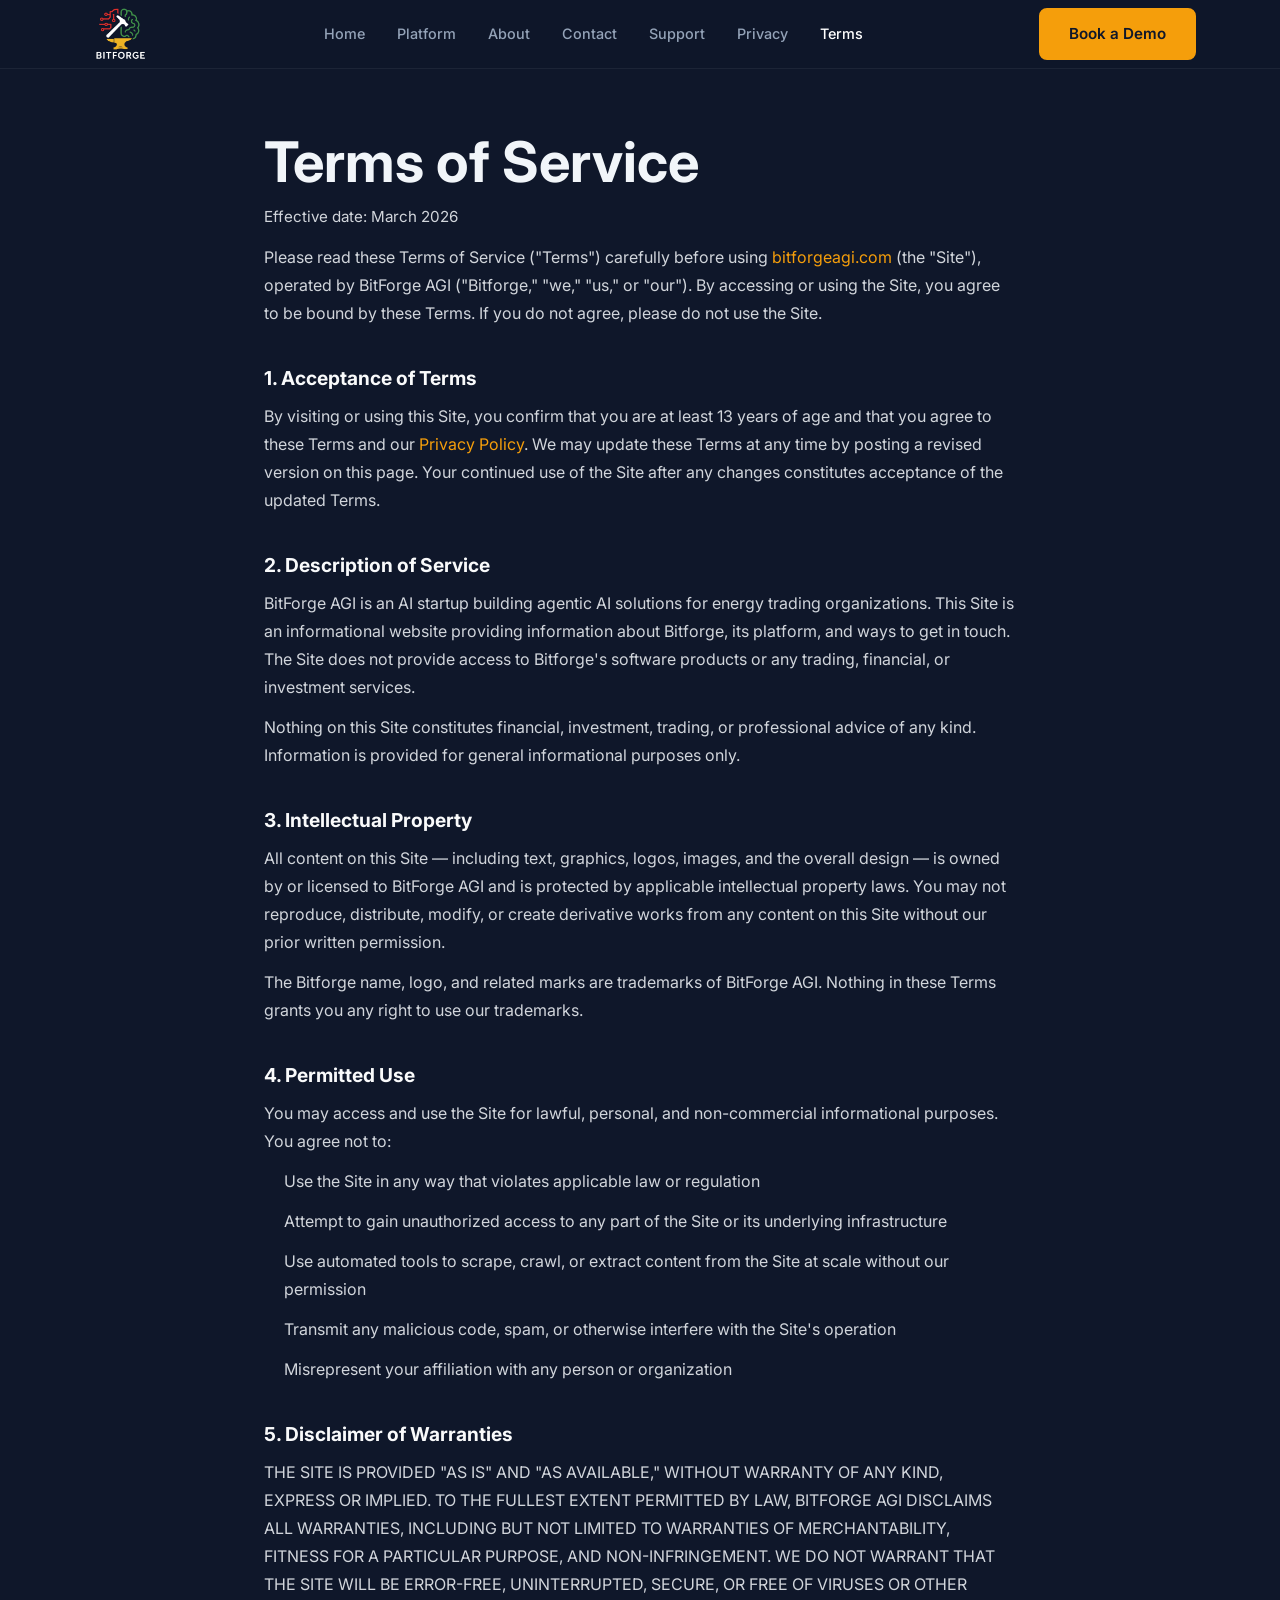
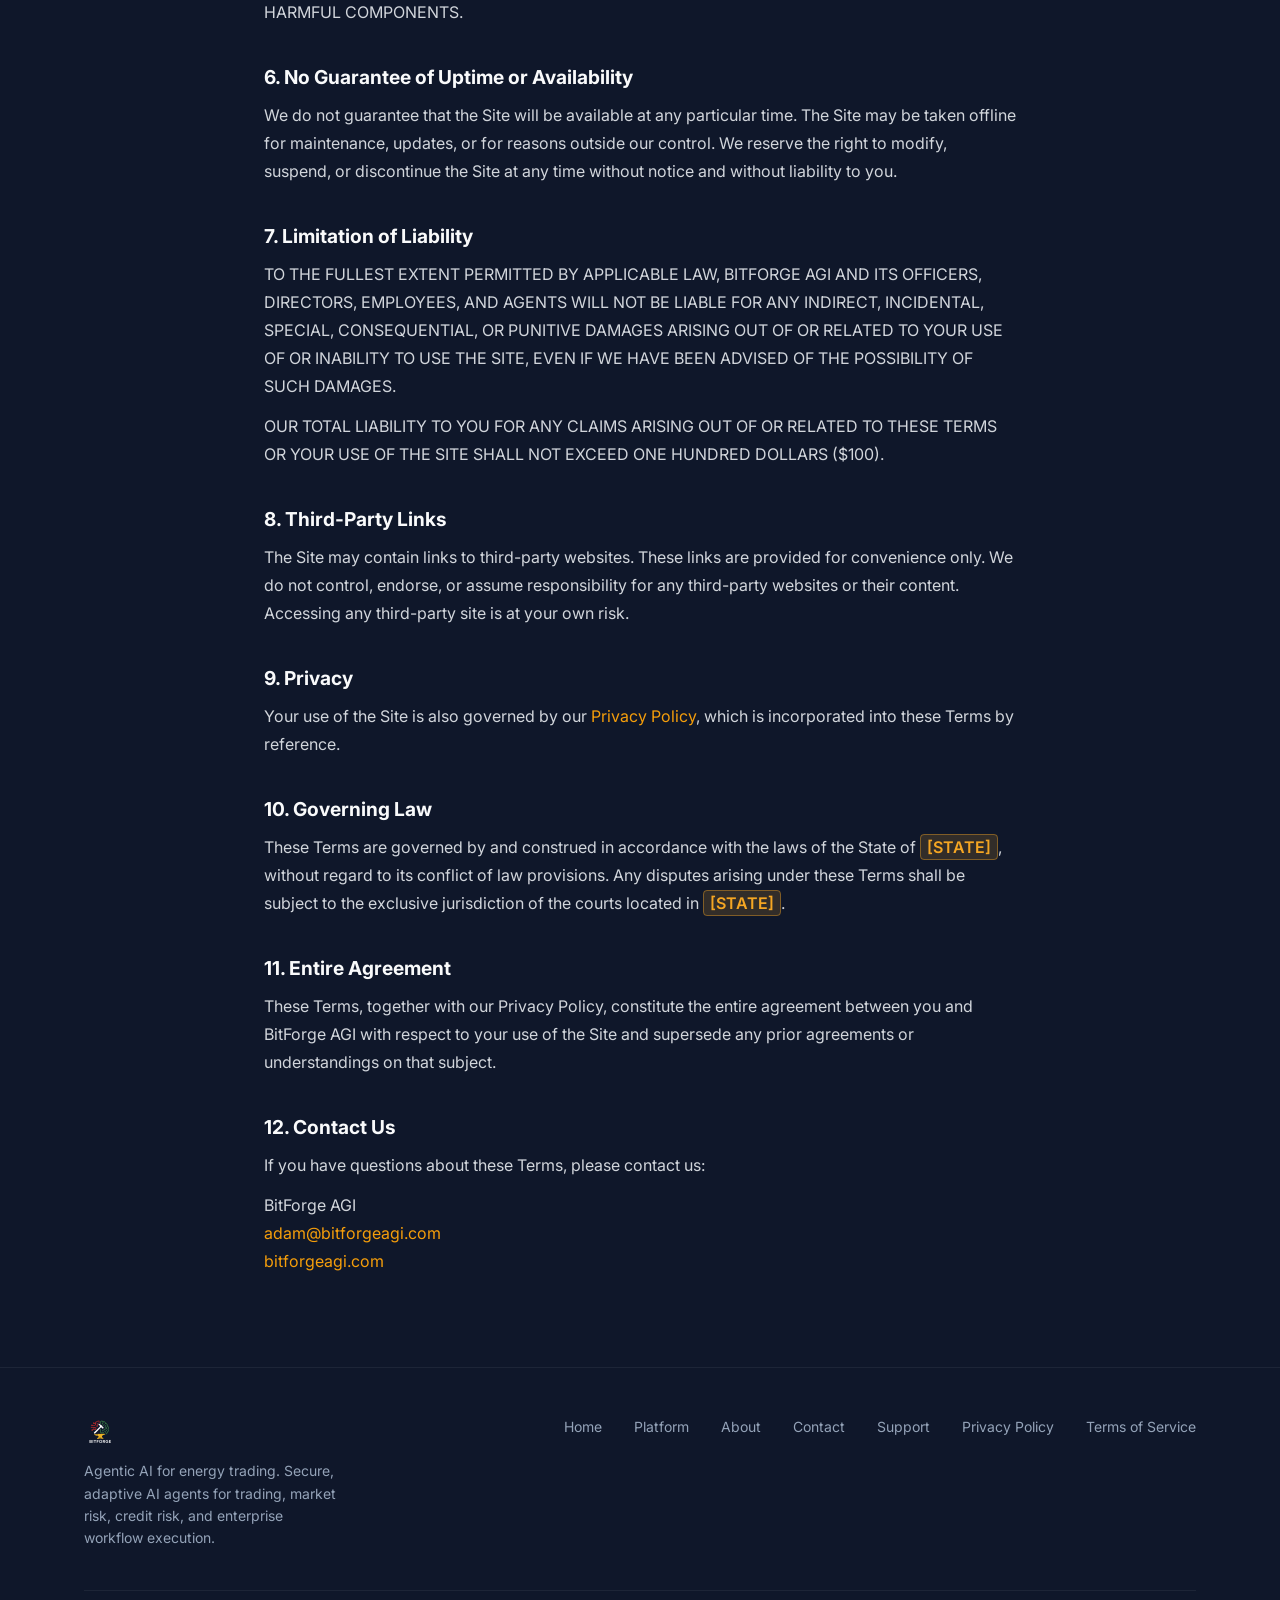
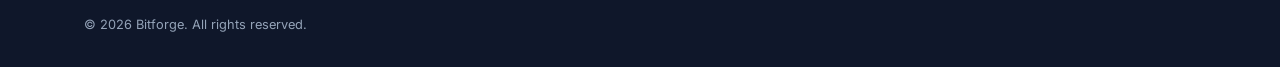
<file: terms.html>
<!DOCTYPE html>
<html lang="en">
<head>
  <meta charset="UTF-8" />
  <meta name="viewport" content="width=device-width, initial-scale=1.0" />
  <title>Terms of Service — Bitforge</title>
  <meta name="description" content="Terms of Service for BitForge AGI. Read the terms and conditions governing use of bitforgeagi.com." />
  <link rel="icon" type="image/png" href="assets/bitforgelogo.png" />
  <link rel="preconnect" href="https://fonts.googleapis.com" />
  <link rel="preconnect" href="https://fonts.gstatic.com" crossorigin />
  <link href="https://fonts.googleapis.com/css2?family=Inter:wght@400;500;600;700;800&display=swap" rel="stylesheet" />
  <link rel="stylesheet" href="css/styles.css" />
  <!-- Azure Application Insights -->
  <script type="text/javascript">
  !(function(cfg){function e(){cfg.onInit&&cfg.onInit(n)}var x,w,D,t,E,d,I=window,v=document,T="script",u="ingestionendpoint",c="disableExceptionTracking",f=cfg.src||"https://js.monitor.azure.com/scripts/b/ai.2.min.js";if(I.skipAIData=!0,!cfg.name){var a=I.appInsights||I.applicationInsights;if(a)return a}window[(cfg.name="appInsightsSDK")]="appInsights";var n=window[window.appInsightsSDK]||{};if(n&&!n.initialize){var p=n.config||{};p.connectionString=cfg.connectionString||p.connectionString}(!n||!n.initialize)&&(n={cfg:cfg,queue:[],sv:"6",version:2,config:cfg.cfg,initialize:!0,_onerror:[],fn:n.fn||{},onInit:null,onAfterInit:null},d=v.createElement(T),x=v.getElementsByTagName(T),d.async=1,d.src=f,x[0].parentNode.insertBefore(d,x[0]),n._track=function(e){n.queue.push(e)},window.appInsights=n,n.queue=[]),[" Event","Metric","DependencyData","PageView","Exception","Trace"].forEach(function(e){n["track"+e]=function(){n.queue.push([e,arguments])}}),["flush","addTelemetryInitializer","setAuthenticatedUserContext","clearAuthenticatedUserContext"].forEach(function(e){n[e]=function(){n.queue.push([e,arguments])}}),e()}({
    connectionString:"InstrumentationKey=758a205a-1f6e-4ffa-86d2-5860e098ecbf;IngestionEndpoint=https://eastus2-3.in.applicationinsights.azure.com/;LiveEndpoint=https://eastus2.livediagnostics.monitor.azure.com/;ApplicationId=5a18a78f-4966-4bd2-a1e3-d0a86cf0fdaa"
  }));
  </script>
  <style>
    body {
      background: #0F172A;
      color: #F1F5F9;
    }
    .legal-content {
      max-width: 800px;
      margin: 0 auto;
      padding: 60px 24px 80px;
    }
    .legal-content h1 {
      margin-bottom: 8px;
    }
    .legal-effective {
      color: var(--text-muted, #9ca3af);
      font-size: 0.95rem;
      margin-bottom: 40px;
    }
    .legal-content h2 {
      font-size: 1.2rem;
      font-weight: 700;
      margin-top: 40px;
      margin-bottom: 12px;
      color: var(--text-primary, #f9fafb);
    }
    .legal-content p,
    .legal-content li {
      color: var(--text-secondary, #d1d5db);
      line-height: 1.75;
      margin-bottom: 12px;
    }
    .legal-content ul {
      padding-left: 20px;
      margin-bottom: 12px;
    }
    .legal-content a {
      color: var(--gold, #f5a623);
      text-decoration: none;
    }
    .legal-content a:hover {
      text-decoration: underline;
    }
    .legal-placeholder {
      background: rgba(245, 166, 35, 0.15);
      border: 1px solid rgba(245, 166, 35, 0.4);
      border-radius: 4px;
      padding: 2px 6px;
      font-weight: 600;
      color: #f5a623;
    }
  </style>
</head>
<body>

  <!-- ===== NAV ===== -->
  <nav class="nav" role="navigation" aria-label="Main navigation">
    <div class="container nav-inner">
      <a href="index.html" class="nav-logo" aria-label="Bitforge home">
        <img src="assets/bitforgelogo.png" alt="Bitforge logo" />
      </a>
      <ul class="nav-links" role="list">
        <li><a href="index.html">Home</a></li>
        <li><a href="platform.html">Platform</a></li>
        <li><a href="about.html">About</a></li>
        <li><a href="contact.html">Contact</a></li>
        <li><a href="support.html">Support</a></li>
        <li><a href="privacy.html">Privacy</a></li>
        <li><a href="terms.html">Terms</a></li>
      </ul>
      <a href="contact.html" class="btn btn-gold nav-cta">Book a Demo</a>
      <button class="nav-toggle" id="navToggle" aria-label="Toggle menu" aria-expanded="false">
        <span></span><span></span><span></span>
      </button>
    </div>
    <div class="nav-mobile" id="navMobile" role="list">
      <a href="index.html">Home</a>
      <a href="platform.html">Platform</a>
      <a href="about.html">About</a>
      <a href="contact.html">Contact</a>
      <a href="support.html">Support</a>
      <a href="privacy.html">Privacy</a>
      <a href="terms.html">Terms</a>
      <a href="contact.html" class="btn btn-gold">Book a Demo</a>
    </div>
  </nav>

  <!-- ===== CONTENT ===== -->
  <div class="legal-content">
    <h1>Terms of Service</h1>
    <p class="legal-effective">Effective date: March 2026</p>

    <p>
      Please read these Terms of Service ("Terms") carefully before using <a href="https://bitforgeagi.com">bitforgeagi.com</a> (the "Site"), operated by BitForge AGI ("Bitforge," "we," "us," or "our"). By accessing or using the Site, you agree to be bound by these Terms. If you do not agree, please do not use the Site.
    </p>

    <h2>1. Acceptance of Terms</h2>
    <p>
      By visiting or using this Site, you confirm that you are at least 13 years of age and that you agree to these Terms and our <a href="privacy.html">Privacy Policy</a>. We may update these Terms at any time by posting a revised version on this page. Your continued use of the Site after any changes constitutes acceptance of the updated Terms.
    </p>

    <h2>2. Description of Service</h2>
    <p>
      BitForge AGI is an AI startup building agentic AI solutions for energy trading organizations. This Site is an informational website providing information about Bitforge, its platform, and ways to get in touch. The Site does not provide access to Bitforge's software products or any trading, financial, or investment services.
    </p>
    <p>
      Nothing on this Site constitutes financial, investment, trading, or professional advice of any kind. Information is provided for general informational purposes only.
    </p>

    <h2>3. Intellectual Property</h2>
    <p>
      All content on this Site — including text, graphics, logos, images, and the overall design — is owned by or licensed to BitForge AGI and is protected by applicable intellectual property laws. You may not reproduce, distribute, modify, or create derivative works from any content on this Site without our prior written permission.
    </p>
    <p>
      The Bitforge name, logo, and related marks are trademarks of BitForge AGI. Nothing in these Terms grants you any right to use our trademarks.
    </p>

    <h2>4. Permitted Use</h2>
    <p>You may access and use the Site for lawful, personal, and non-commercial informational purposes. You agree not to:</p>
    <ul>
      <li>Use the Site in any way that violates applicable law or regulation</li>
      <li>Attempt to gain unauthorized access to any part of the Site or its underlying infrastructure</li>
      <li>Use automated tools to scrape, crawl, or extract content from the Site at scale without our permission</li>
      <li>Transmit any malicious code, spam, or otherwise interfere with the Site's operation</li>
      <li>Misrepresent your affiliation with any person or organization</li>
    </ul>

    <h2>5. Disclaimer of Warranties</h2>
    <p>
      THE SITE IS PROVIDED "AS IS" AND "AS AVAILABLE," WITHOUT WARRANTY OF ANY KIND, EXPRESS OR IMPLIED. TO THE FULLEST EXTENT PERMITTED BY LAW, BITFORGE AGI DISCLAIMS ALL WARRANTIES, INCLUDING BUT NOT LIMITED TO WARRANTIES OF MERCHANTABILITY, FITNESS FOR A PARTICULAR PURPOSE, AND NON-INFRINGEMENT. WE DO NOT WARRANT THAT THE SITE WILL BE ERROR-FREE, UNINTERRUPTED, SECURE, OR FREE OF VIRUSES OR OTHER HARMFUL COMPONENTS.
    </p>

    <h2>6. No Guarantee of Uptime or Availability</h2>
    <p>
      We do not guarantee that the Site will be available at any particular time. The Site may be taken offline for maintenance, updates, or for reasons outside our control. We reserve the right to modify, suspend, or discontinue the Site at any time without notice and without liability to you.
    </p>

    <h2>7. Limitation of Liability</h2>
    <p>
      TO THE FULLEST EXTENT PERMITTED BY APPLICABLE LAW, BITFORGE AGI AND ITS OFFICERS, DIRECTORS, EMPLOYEES, AND AGENTS WILL NOT BE LIABLE FOR ANY INDIRECT, INCIDENTAL, SPECIAL, CONSEQUENTIAL, OR PUNITIVE DAMAGES ARISING OUT OF OR RELATED TO YOUR USE OF OR INABILITY TO USE THE SITE, EVEN IF WE HAVE BEEN ADVISED OF THE POSSIBILITY OF SUCH DAMAGES.
    </p>
    <p>
      OUR TOTAL LIABILITY TO YOU FOR ANY CLAIMS ARISING OUT OF OR RELATED TO THESE TERMS OR YOUR USE OF THE SITE SHALL NOT EXCEED ONE HUNDRED DOLLARS ($100).
    </p>

    <h2>8. Third-Party Links</h2>
    <p>
      The Site may contain links to third-party websites. These links are provided for convenience only. We do not control, endorse, or assume responsibility for any third-party websites or their content. Accessing any third-party site is at your own risk.
    </p>

    <h2>9. Privacy</h2>
    <p>
      Your use of the Site is also governed by our <a href="privacy.html">Privacy Policy</a>, which is incorporated into these Terms by reference.
    </p>

    <h2>10. Governing Law</h2>
    <p>
      These Terms are governed by and construed in accordance with the laws of the State of <span class="legal-placeholder">[STATE]</span>, without regard to its conflict of law provisions. Any disputes arising under these Terms shall be subject to the exclusive jurisdiction of the courts located in <span class="legal-placeholder">[STATE]</span>.
    </p>

    <h2>11. Entire Agreement</h2>
    <p>
      These Terms, together with our Privacy Policy, constitute the entire agreement between you and BitForge AGI with respect to your use of the Site and supersede any prior agreements or understandings on that subject.
    </p>

    <h2>12. Contact Us</h2>
    <p>If you have questions about these Terms, please contact us:</p>
    <p>
      BitForge AGI<br />
      <a href="mailto:adam@bitforgeagi.com">adam@bitforgeagi.com</a><br />
      <a href="https://bitforgeagi.com">bitforgeagi.com</a>
    </p>
  </div>

  <!-- ===== FOOTER ===== -->
  <footer class="footer">
    <div class="container">
      <div class="footer-inner">
        <div class="footer-brand">
          <img src="assets/bitforgelogo.png" alt="Bitforge" />
          <p>Agentic AI for energy trading. Secure, adaptive AI agents for trading, market risk, credit risk, and enterprise workflow execution.</p>
        </div>
        <nav class="footer-nav" aria-label="Footer navigation">
          <a href="index.html">Home</a>
          <a href="platform.html">Platform</a>
          <a href="about.html">About</a>
          <a href="contact.html">Contact</a>
          <a href="support.html">Support</a>
          <a href="privacy.html">Privacy Policy</a>
          <a href="terms.html">Terms of Service</a>
        </nav>
      </div>
      <div class="footer-bottom">
        <p>&copy; <span id="year"></span> Bitforge. All rights reserved.</p>
      </div>
    </div>
  </footer>

  <script src="js/main.js"></script>
  <script>document.getElementById('year').textContent = new Date().getFullYear();</script>
</body>
</html>
</file>
<file: css/styles.css>
/* ============================================================
   BITFORGE — Main Stylesheet
   ============================================================ */

/* ---------- Variables ---------- */
:root {
  --blue:        #1A56DB;
  --blue-dark:   #1341B0;
  --blue-light:  #3B82F6;
  --gold:        #F59E0B;
  --gold-dark:   #D97706;
  --red:         #DC2626;
  --green:       #16A34A;

  --navy:        #0F172A;
  --navy-mid:    #1E293B;
  --navy-light:  #334155;
  --slate:       #475569;
  --muted:       #94A3B8;
  --border:      #E2E8F0;
  --bg-light:    #F8FAFC;
  --white:       #FFFFFF;

  --font-sans:   'Inter', system-ui, -apple-system, sans-serif;
  --radius:      8px;
  --radius-lg:   16px;
  --transition:  0.2s ease;
  --shadow-sm:   0 1px 3px rgba(0,0,0,0.08);
  --shadow-md:   0 4px 16px rgba(0,0,0,0.12);
  --shadow-lg:   0 16px 48px rgba(0,0,0,0.18);
}

/* ---------- Reset ---------- */
*, *::before, *::after { box-sizing: border-box; margin: 0; padding: 0; }

html { scroll-behavior: smooth; font-size: 16px; }

body {
  font-family: var(--font-sans);
  color: var(--navy);
  background: var(--white);
  line-height: 1.6;
  -webkit-font-smoothing: antialiased;
}

img { display: block; max-width: 100%; }
a { color: inherit; text-decoration: none; }
ul { list-style: none; }

/* ---------- Typography ---------- */
h1, h2, h3, h4 { line-height: 1.2; font-weight: 700; }

h1 { font-size: clamp(2rem, 5vw, 3.5rem); }
h2 { font-size: clamp(1.5rem, 3.5vw, 2.5rem); }
h3 { font-size: clamp(1.125rem, 2vw, 1.5rem); }
h4 { font-size: 1.1rem; }

p { color: var(--slate); }

.text-white p, .text-white { color: var(--white); }
.text-muted { color: var(--muted); }
.text-blue  { color: var(--blue); }
.text-gold  { color: var(--gold); }

/* ---------- Layout ---------- */
.container {
  max-width: 1160px;
  margin: 0 auto;
  padding: 0 24px;
}

section { padding: 80px 0; }

.section-label {
  display: inline-block;
  font-size: 0.8rem;
  font-weight: 700;
  letter-spacing: 0.12em;
  text-transform: uppercase;
  color: var(--blue);
  margin-bottom: 12px;
}

.section-header {
  max-width: 680px;
  margin-bottom: 48px;
}

.section-header h2 { margin-bottom: 16px; }
.section-header p { font-size: 1.1rem; }

.section-header.centered {
  text-align: center;
  margin-left: auto;
  margin-right: auto;
}

/* ---------- Buttons ---------- */
.btn {
  display: inline-flex;
  align-items: center;
  gap: 8px;
  padding: 12px 28px;
  border-radius: var(--radius);
  font-size: 0.95rem;
  font-weight: 600;
  cursor: pointer;
  border: 2px solid transparent;
  transition: background var(--transition), color var(--transition),
              border-color var(--transition), transform var(--transition);
  white-space: nowrap;
}

.btn:hover { transform: translateY(-1px); }
.btn:active { transform: translateY(0); }

.btn-primary {
  background: var(--blue);
  color: var(--white);
  border-color: var(--blue);
}
.btn-primary:hover {
  background: var(--blue-dark);
  border-color: var(--blue-dark);
}

.btn-gold {
  background: var(--gold);
  color: var(--navy);
  border-color: var(--gold);
}
.btn-gold:hover {
  background: var(--gold-dark);
  border-color: var(--gold-dark);
}

.btn-outline {
  background: transparent;
  color: var(--white);
  border-color: rgba(255,255,255,0.5);
}
.btn-outline:hover {
  border-color: var(--white);
  background: rgba(255,255,255,0.08);
}

.btn-outline-dark {
  background: transparent;
  color: var(--blue);
  border-color: var(--blue);
}
.btn-outline-dark:hover {
  background: var(--blue);
  color: var(--white);
}

.btn-lg { padding: 16px 36px; font-size: 1.05rem; }

.btn-group {
  display: flex;
  flex-wrap: wrap;
  gap: 12px;
  align-items: center;
}

/* ---------- Navigation ---------- */
.nav {
  position: sticky;
  top: 0;
  z-index: 100;
  background: rgba(15,23,42,0.95);
  backdrop-filter: blur(12px);
  border-bottom: 1px solid rgba(255,255,255,0.06);
}

.nav-inner {
  display: flex;
  align-items: center;
  justify-content: space-between;
  height: 68px;
}

.nav-logo {
  display: flex;
  align-items: center;
  gap: 10px;
}

.nav-logo img {
  height: 72px;
  width: auto;
  /* logo has white bg — invert only needed if bg is dark */
}

.nav-logo span {
  font-size: 1.25rem;
  font-weight: 800;
  color: var(--white);
  letter-spacing: -0.02em;
}

.nav-links {
  display: flex;
  align-items: center;
  gap: 32px;
}

.nav-links a {
  color: var(--muted);
  font-size: 0.9rem;
  font-weight: 500;
  transition: color var(--transition);
}

.nav-links a:hover,
.nav-links a.active { color: var(--white); }

.nav-cta { margin-left: 8px; }

/* Mobile hamburger */
.nav-toggle {
  display: none;
  flex-direction: column;
  gap: 5px;
  cursor: pointer;
  background: none;
  border: none;
  padding: 4px;
}

.nav-toggle span {
  display: block;
  width: 24px;
  height: 2px;
  background: var(--white);
  border-radius: 2px;
  transition: transform var(--transition), opacity var(--transition);
}

.nav-toggle.open span:nth-child(1) { transform: translateY(7px) rotate(45deg); }
.nav-toggle.open span:nth-child(2) { opacity: 0; }
.nav-toggle.open span:nth-child(3) { transform: translateY(-7px) rotate(-45deg); }

/* Mobile drawer */
.nav-mobile {
  display: none;
  flex-direction: column;
  gap: 0;
  background: var(--navy-mid);
  border-top: 1px solid rgba(255,255,255,0.06);
  padding: 16px 24px 24px;
}

.nav-mobile a {
  color: var(--muted);
  padding: 12px 0;
  font-weight: 500;
  border-bottom: 1px solid rgba(255,255,255,0.05);
  transition: color var(--transition);
}

.nav-mobile a:last-child { border-bottom: none; }
.nav-mobile a:hover { color: var(--white); }
.nav-mobile .btn { margin-top: 12px; width: 100%; justify-content: center; }

/* ---------- Hero ---------- */
.hero {
  background: var(--navy);
  padding: 100px 0 80px;
  position: relative;
  overflow: hidden;
}

/* Subtle grid pattern */
.hero::before {
  content: '';
  position: absolute;
  inset: 0;
  background-image:
    linear-gradient(rgba(26,86,219,0.06) 1px, transparent 1px),
    linear-gradient(90deg, rgba(26,86,219,0.06) 1px, transparent 1px);
  background-size: 48px 48px;
  pointer-events: none;
}

/* Glow blob */
.hero::after {
  content: '';
  position: absolute;
  top: -120px;
  right: -80px;
  width: 600px;
  height: 600px;
  background: radial-gradient(circle, rgba(26,86,219,0.18) 0%, transparent 70%);
  pointer-events: none;
}

.hero .container { position: relative; z-index: 1; }

.hero-eyebrow {
  display: inline-flex;
  align-items: center;
  gap: 8px;
  background: rgba(26,86,219,0.15);
  border: 1px solid rgba(26,86,219,0.3);
  border-radius: 999px;
  padding: 6px 16px;
  font-size: 0.8rem;
  font-weight: 600;
  color: var(--blue-light);
  letter-spacing: 0.06em;
  text-transform: uppercase;
  margin-bottom: 24px;
}

.hero h1 {
  color: var(--white);
  max-width: 760px;
  margin-bottom: 24px;
}

.hero h1 .accent { color: var(--gold); }

.hero-sub {
  font-size: clamp(1rem, 2vw, 1.2rem);
  color: var(--muted);
  max-width: 600px;
  margin-bottom: 36px;
  line-height: 1.7;
}

.hero-support {
  margin-top: 40px;
  padding-top: 32px;
  border-top: 1px solid rgba(255,255,255,0.08);
  font-size: 0.85rem;
  color: var(--muted);
}

/* ---------- Cards ---------- */
.card-grid {
  display: grid;
  gap: 24px;
}

.card-grid-2 { grid-template-columns: repeat(2, 1fr); }
.card-grid-3 { grid-template-columns: repeat(3, 1fr); }
.card-grid-4 { grid-template-columns: repeat(4, 1fr); }

.card {
  background: var(--white);
  border: 1px solid var(--border);
  border-radius: var(--radius-lg);
  padding: 32px;
  transition: box-shadow var(--transition), transform var(--transition);
}

.card:hover {
  box-shadow: var(--shadow-md);
  transform: translateY(-2px);
}

.card-dark {
  background: var(--navy-mid);
  border-color: rgba(255,255,255,0.06);
}

.card-dark h3, .card-dark h4 { color: var(--white); }
.card-dark p { color: var(--muted); }

.card-icon {
  width: 48px;
  height: 48px;
  border-radius: var(--radius);
  display: flex;
  align-items: center;
  justify-content: center;
  margin-bottom: 20px;
  font-size: 1.5rem;
}

.icon-blue  { background: rgba(26,86,219,0.12); }
.icon-gold  { background: rgba(245,158,11,0.15); }
.icon-green { background: rgba(22,163,74,0.12); }
.icon-red   { background: rgba(220,38,38,0.10); }

.card h3 { margin-bottom: 10px; }
.card h4 { margin-bottom: 8px; }

/* ---------- Dark sections ---------- */
.section-dark {
  background: var(--navy);
  color: var(--white);
}

.section-dark .section-label { color: var(--gold); }
.section-dark h2, .section-dark h3 { color: var(--white); }
.section-dark p { color: var(--muted); }

.section-mid {
  background: var(--navy-mid);
}
.section-mid h2, .section-mid h3 { color: var(--white); }
.section-mid p { color: var(--muted); }
.section-mid .section-label { color: var(--gold); }

.section-light { background: var(--bg-light); }

/* ---------- Steps ---------- */
.steps { display: flex; flex-direction: column; gap: 0; }

.step {
  display: flex;
  gap: 28px;
  padding: 32px 0;
  border-bottom: 1px solid var(--border);
}

.step:last-child { border-bottom: none; }

.step-num {
  flex-shrink: 0;
  width: 48px;
  height: 48px;
  border-radius: 50%;
  background: var(--blue);
  color: var(--white);
  font-weight: 800;
  font-size: 1.1rem;
  display: flex;
  align-items: center;
  justify-content: center;
}

.step-body h3 { margin-bottom: 8px; }

/* ---------- Outcomes / Stats ---------- */
.outcomes-list {
  display: grid;
  grid-template-columns: repeat(auto-fit, minmax(200px, 1fr));
  gap: 16px;
}

.outcome-item {
  padding: 20px 24px;
  border-radius: var(--radius);
  border-left: 3px solid var(--gold);
  background: var(--navy-mid);
}

.outcome-item p {
  color: var(--white);
  font-weight: 500;
  font-size: 0.95rem;
}

/* ---------- Beliefs ---------- */
.beliefs { display: flex; flex-direction: column; gap: 16px; }

.belief-item {
  display: flex;
  align-items: flex-start;
  gap: 16px;
  padding: 20px 24px;
  border-radius: var(--radius);
  background: var(--navy-mid);
}

.belief-dot {
  flex-shrink: 0;
  width: 10px;
  height: 10px;
  border-radius: 50%;
  background: var(--gold);
  margin-top: 6px;
}

.belief-item p {
  color: var(--muted);
  margin: 0;
}

/* ---------- CTA Banner ---------- */
.cta-banner {
  background: linear-gradient(135deg, var(--navy) 0%, var(--navy-mid) 100%);
  border-top: 1px solid rgba(255,255,255,0.06);
  border-bottom: 1px solid rgba(255,255,255,0.06);
  padding: 80px 0;
  text-align: center;
}

.cta-banner h2 { color: var(--white); margin-bottom: 16px; }
.cta-banner p  { color: var(--muted); max-width: 560px; margin: 0 auto 32px; font-size: 1.05rem; }

/* ---------- Contact Form ---------- */
.contact-layout {
  display: grid;
  grid-template-columns: 1fr 1.4fr;
  gap: 64px;
  align-items: start;
}

.contact-info h3 { color: var(--white); margin-bottom: 16px; }
.contact-info p  { color: var(--muted); margin-bottom: 24px; }

.expect-list { display: flex; flex-direction: column; gap: 16px; }

.expect-item {
  display: flex;
  gap: 14px;
  align-items: flex-start;
}

.expect-num {
  flex-shrink: 0;
  width: 28px;
  height: 28px;
  border-radius: 50%;
  background: rgba(245,158,11,0.2);
  color: var(--gold);
  font-weight: 700;
  font-size: 0.8rem;
  display: flex;
  align-items: center;
  justify-content: center;
}

.expect-item p {
  color: var(--muted);
  font-size: 0.9rem;
  margin: 0;
  padding-top: 4px;
}

.form-card {
  background: var(--white);
  border-radius: var(--radius-lg);
  padding: 40px;
  box-shadow: var(--shadow-lg);
}

.form-card h3 { margin-bottom: 28px; color: var(--navy); }

.form-row { display: grid; grid-template-columns: 1fr 1fr; gap: 16px; }

.form-group {
  display: flex;
  flex-direction: column;
  gap: 6px;
  margin-bottom: 16px;
}

.form-group.full { grid-column: 1 / -1; }

.form-group label {
  font-size: 0.85rem;
  font-weight: 600;
  color: var(--navy-light);
}

.form-group input,
.form-group select,
.form-group textarea {
  padding: 10px 14px;
  border: 1.5px solid var(--border);
  border-radius: var(--radius);
  font-family: var(--font-sans);
  font-size: 0.95rem;
  color: var(--navy);
  background: var(--white);
  transition: border-color var(--transition), box-shadow var(--transition);
  outline: none;
  width: 100%;
}

.form-group input:focus,
.form-group select:focus,
.form-group textarea:focus {
  border-color: var(--blue);
  box-shadow: 0 0 0 3px rgba(26,86,219,0.1);
}

.form-group textarea { resize: vertical; min-height: 120px; }

.form-note {
  font-size: 0.8rem;
  color: var(--muted);
  margin-top: 12px;
}

.form-success {
  display: none;
  text-align: center;
  padding: 32px;
  color: var(--green);
}

/* ---------- Footer ---------- */
.footer {
  background: var(--navy);
  border-top: 1px solid rgba(255,255,255,0.06);
  padding: 48px 0 32px;
}

.footer-inner {
  display: flex;
  justify-content: space-between;
  align-items: flex-start;
  gap: 40px;
  margin-bottom: 40px;
}

.footer-brand img {
  height: 32px;
  margin-bottom: 12px;
}

.footer-brand p {
  color: var(--muted);
  font-size: 0.875rem;
  max-width: 260px;
}

.footer-nav {
  display: flex;
  gap: 32px;
}

.footer-nav a {
  color: var(--muted);
  font-size: 0.875rem;
  transition: color var(--transition);
}

.footer-nav a:hover { color: var(--white); }

.footer-bottom {
  border-top: 1px solid rgba(255,255,255,0.06);
  padding-top: 24px;
  display: flex;
  justify-content: space-between;
  align-items: center;
}

.footer-bottom p {
  color: var(--muted);
  font-size: 0.8rem;
}

/* ---------- Page hero variants ---------- */
.hero-sm { padding: 72px 0 60px; }

/* ---------- Divider ---------- */
.divider { height: 1px; background: var(--border); }

/* ---------- Responsive ---------- */
@media (max-width: 1024px) {
  .card-grid-4 { grid-template-columns: repeat(2, 1fr); }
  .contact-layout { grid-template-columns: 1fr; gap: 40px; }
}

@media (max-width: 768px) {
  section { padding: 60px 0; }
  .hero { padding: 72px 0 56px; }

  .nav-links, .nav-cta { display: none; }
  .nav-toggle { display: flex; }
  .nav-mobile.open { display: flex; }

  .card-grid-2,
  .card-grid-3,
  .card-grid-4 { grid-template-columns: 1fr; }

  .form-row { grid-template-columns: 1fr; }
  .form-card { padding: 28px 20px; }

  .footer-inner { flex-direction: column; gap: 24px; }
  .footer-bottom { flex-direction: column; gap: 12px; text-align: center; }
  .footer-nav { flex-wrap: wrap; gap: 16px; }

  .outcomes-list { grid-template-columns: 1fr; }
}

@media (max-width: 480px) {
  .btn-group { flex-direction: column; }
  .btn-group .btn { width: 100%; justify-content: center; }
}
</file>
